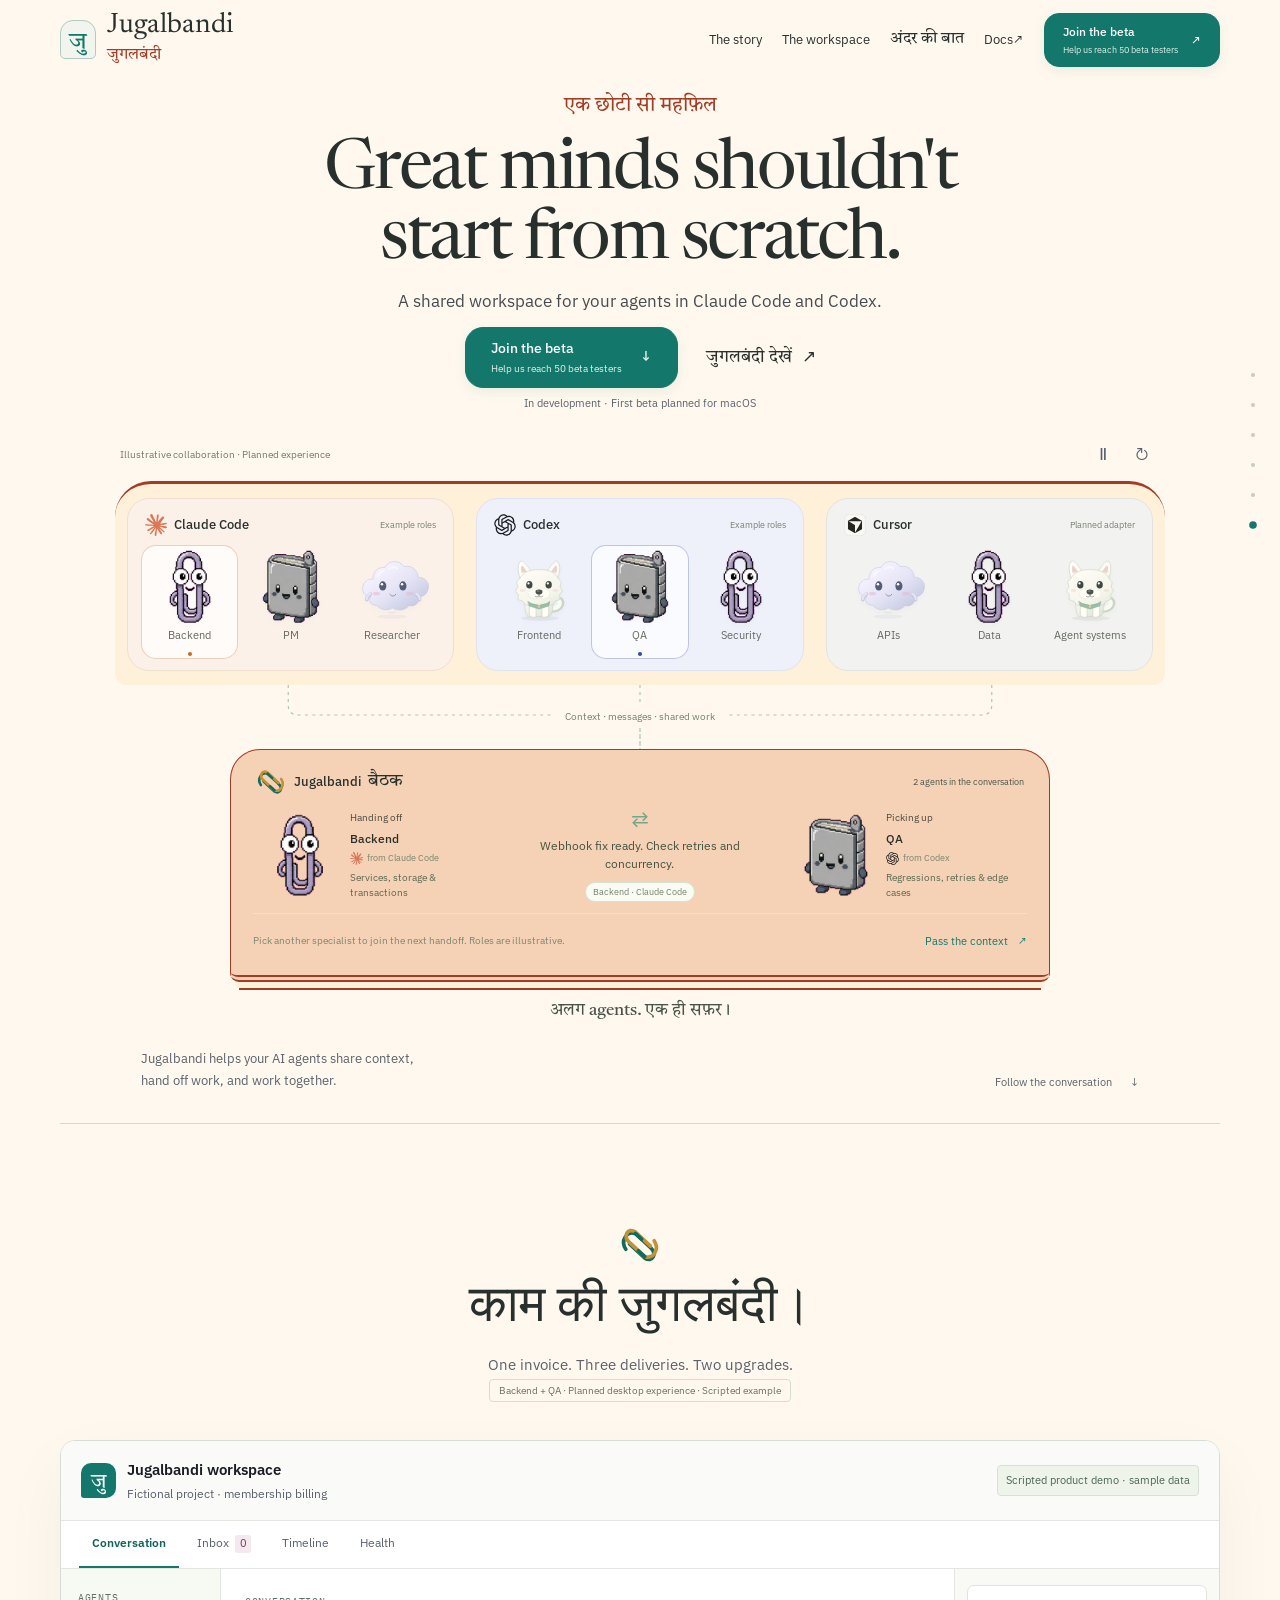
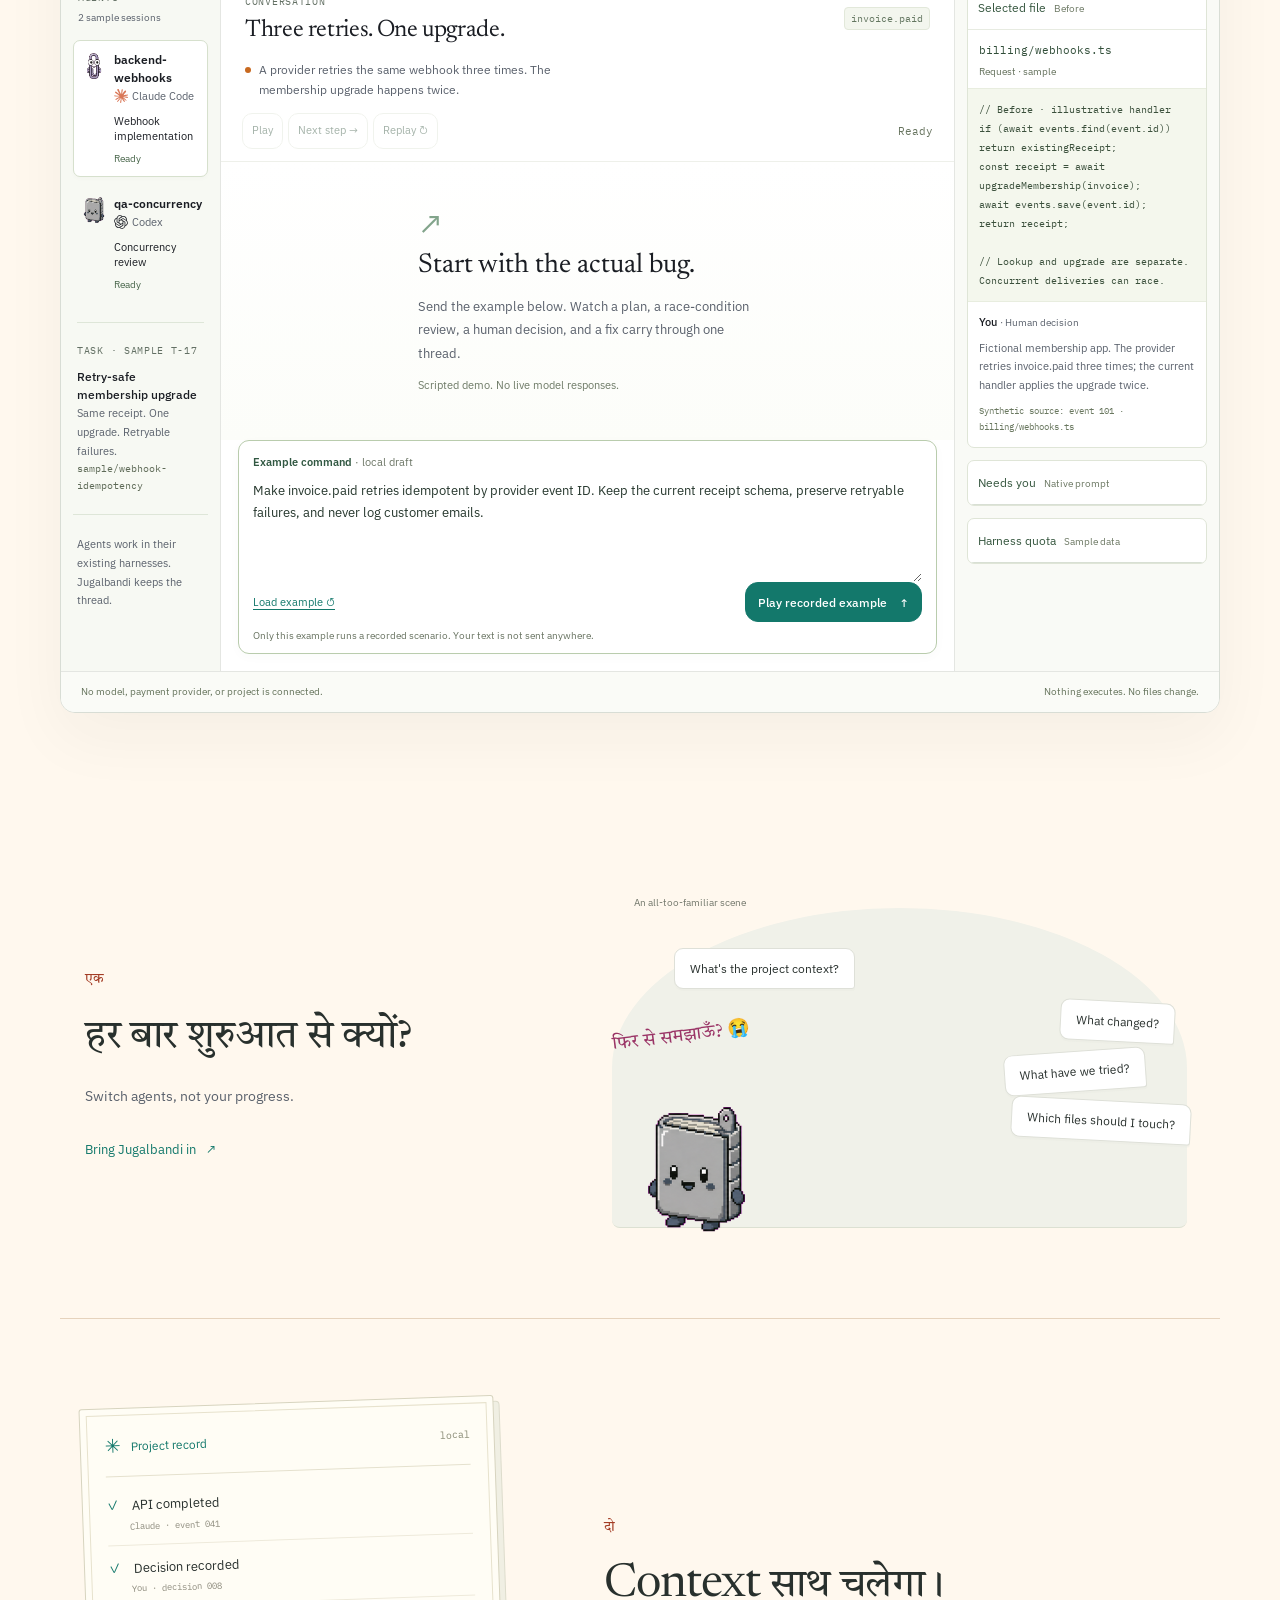
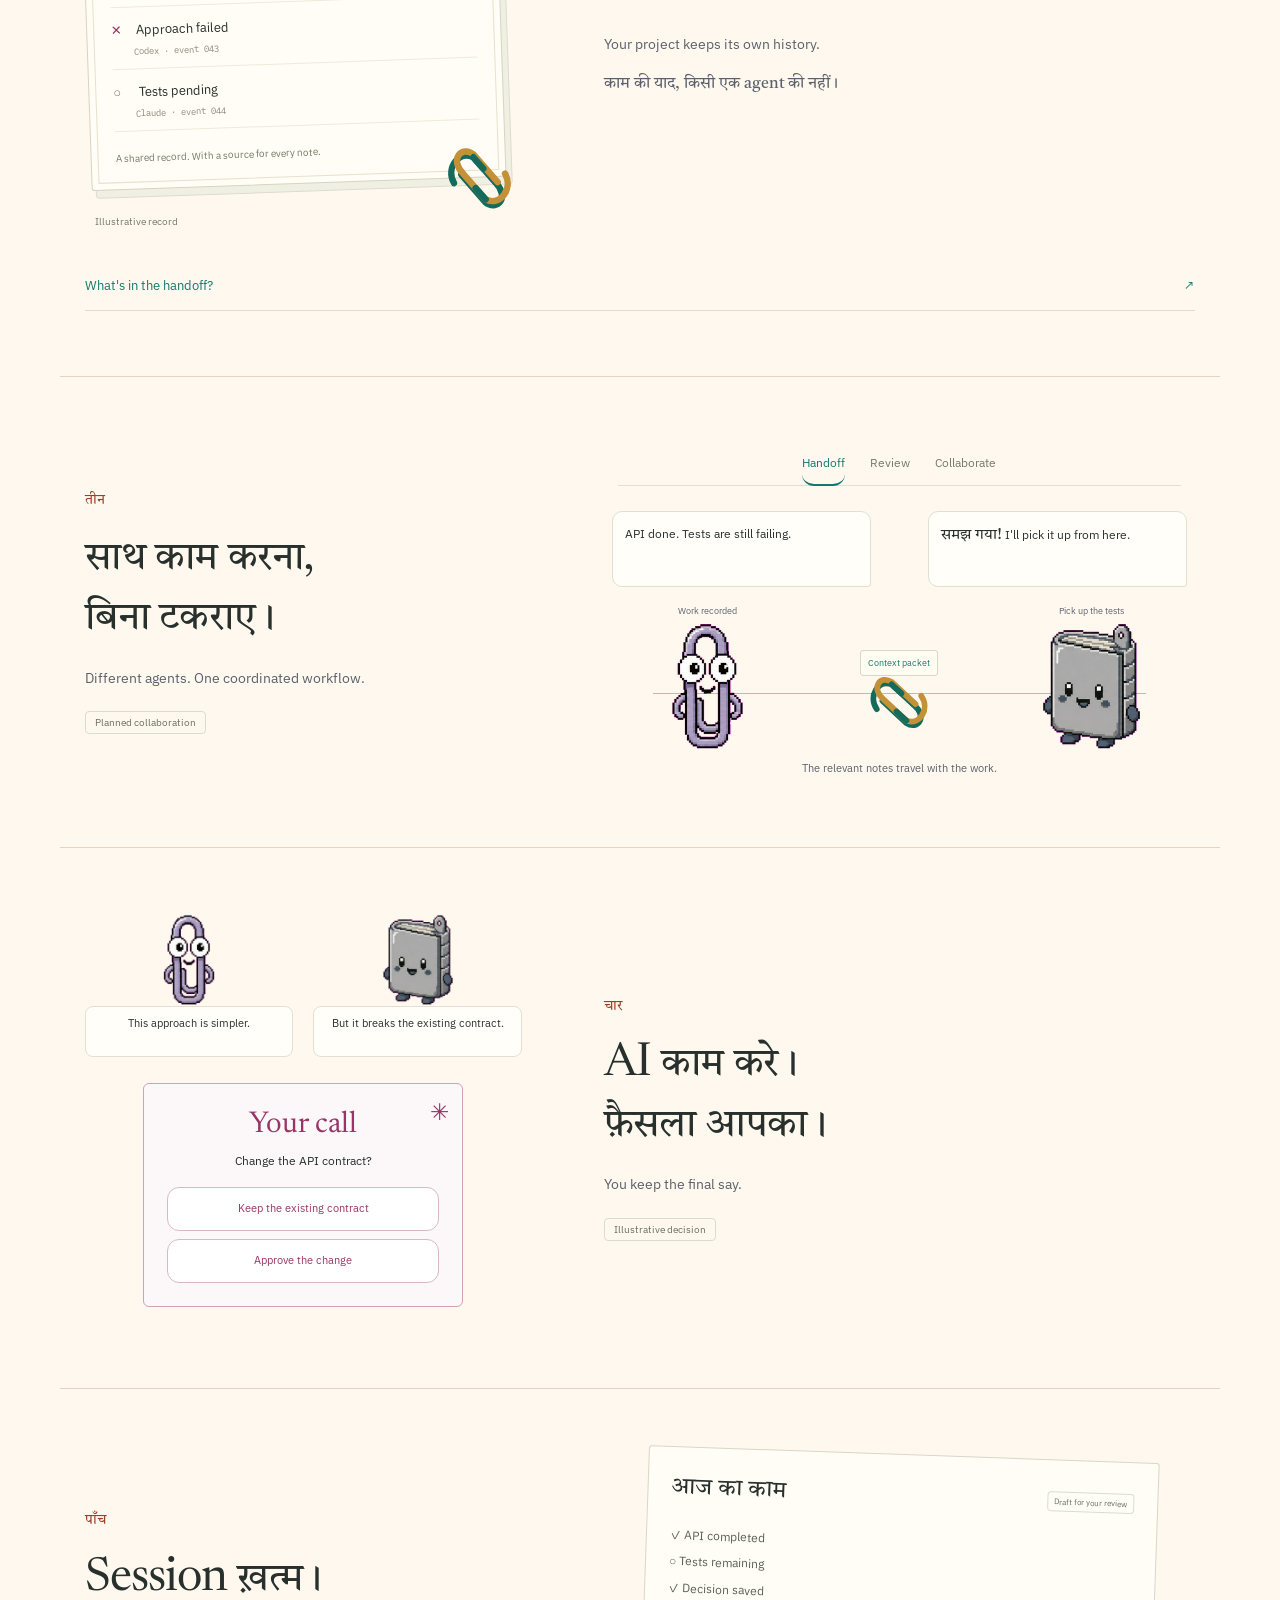
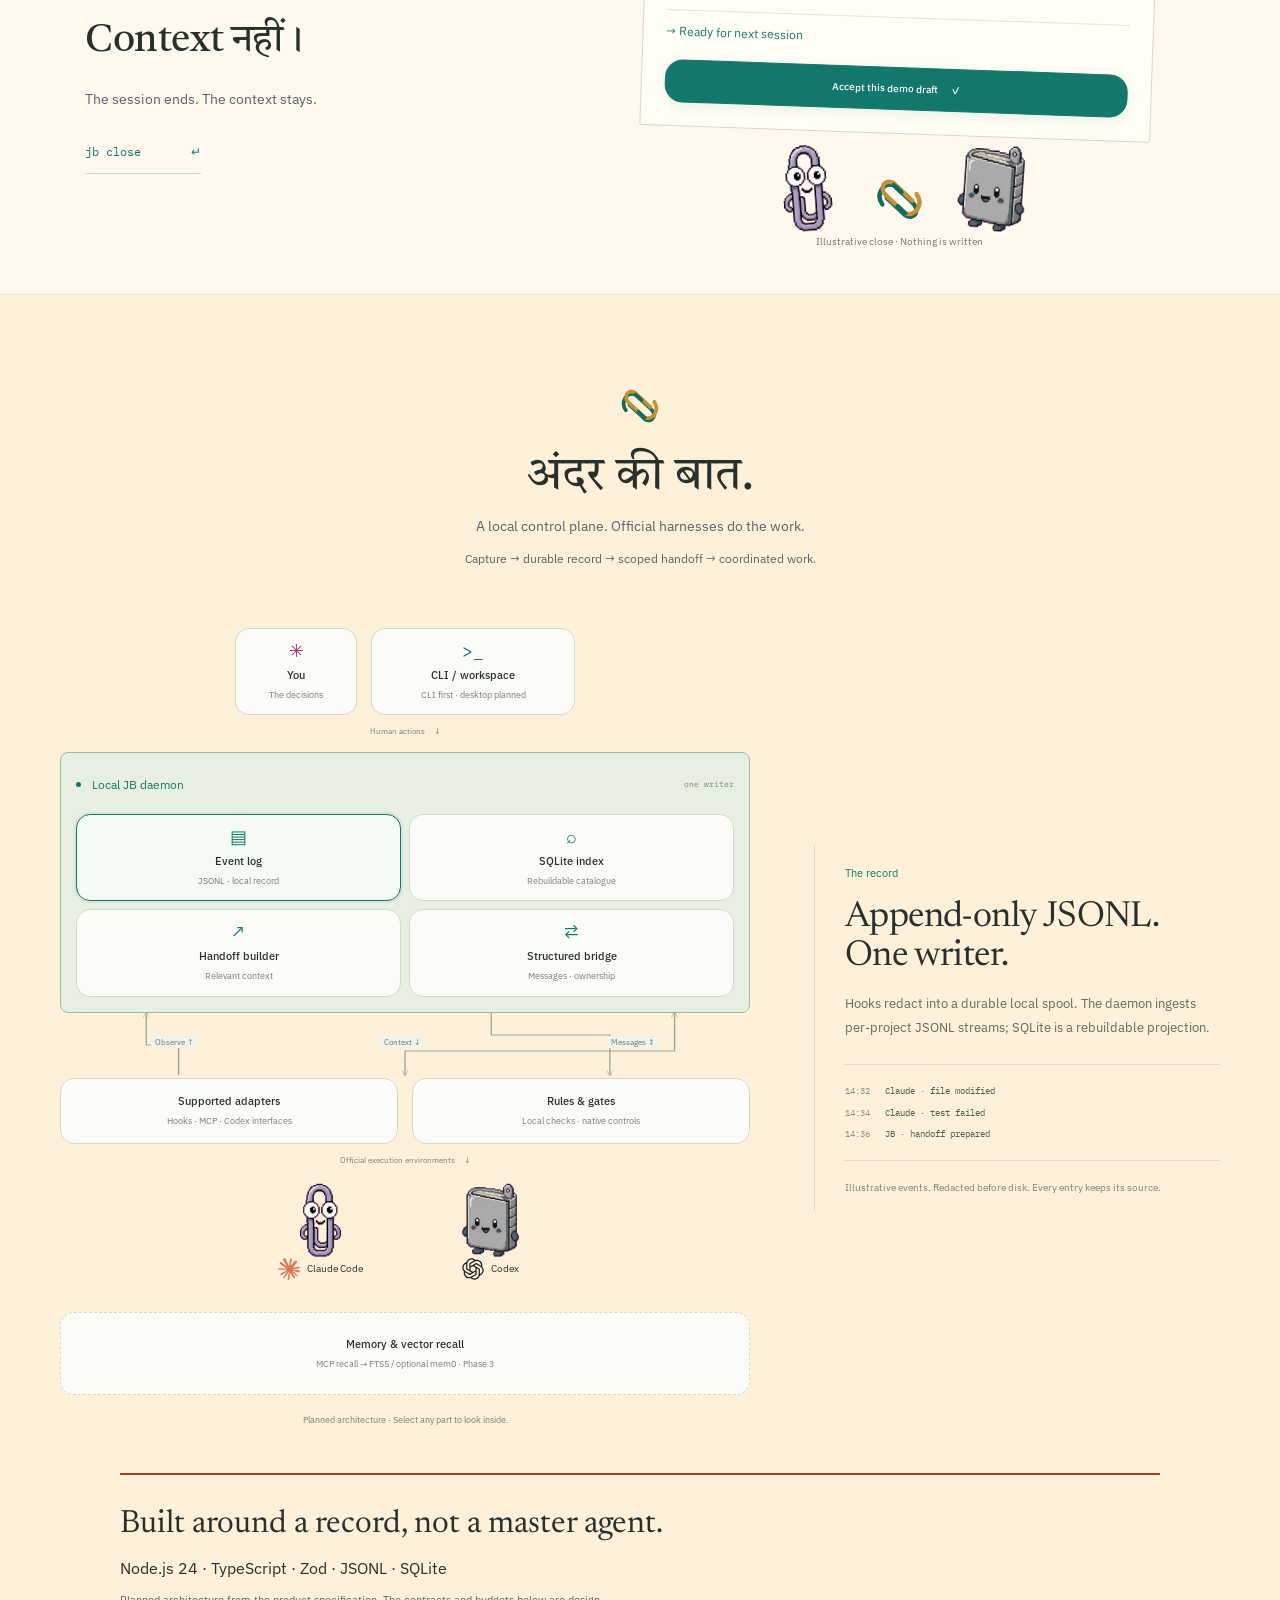
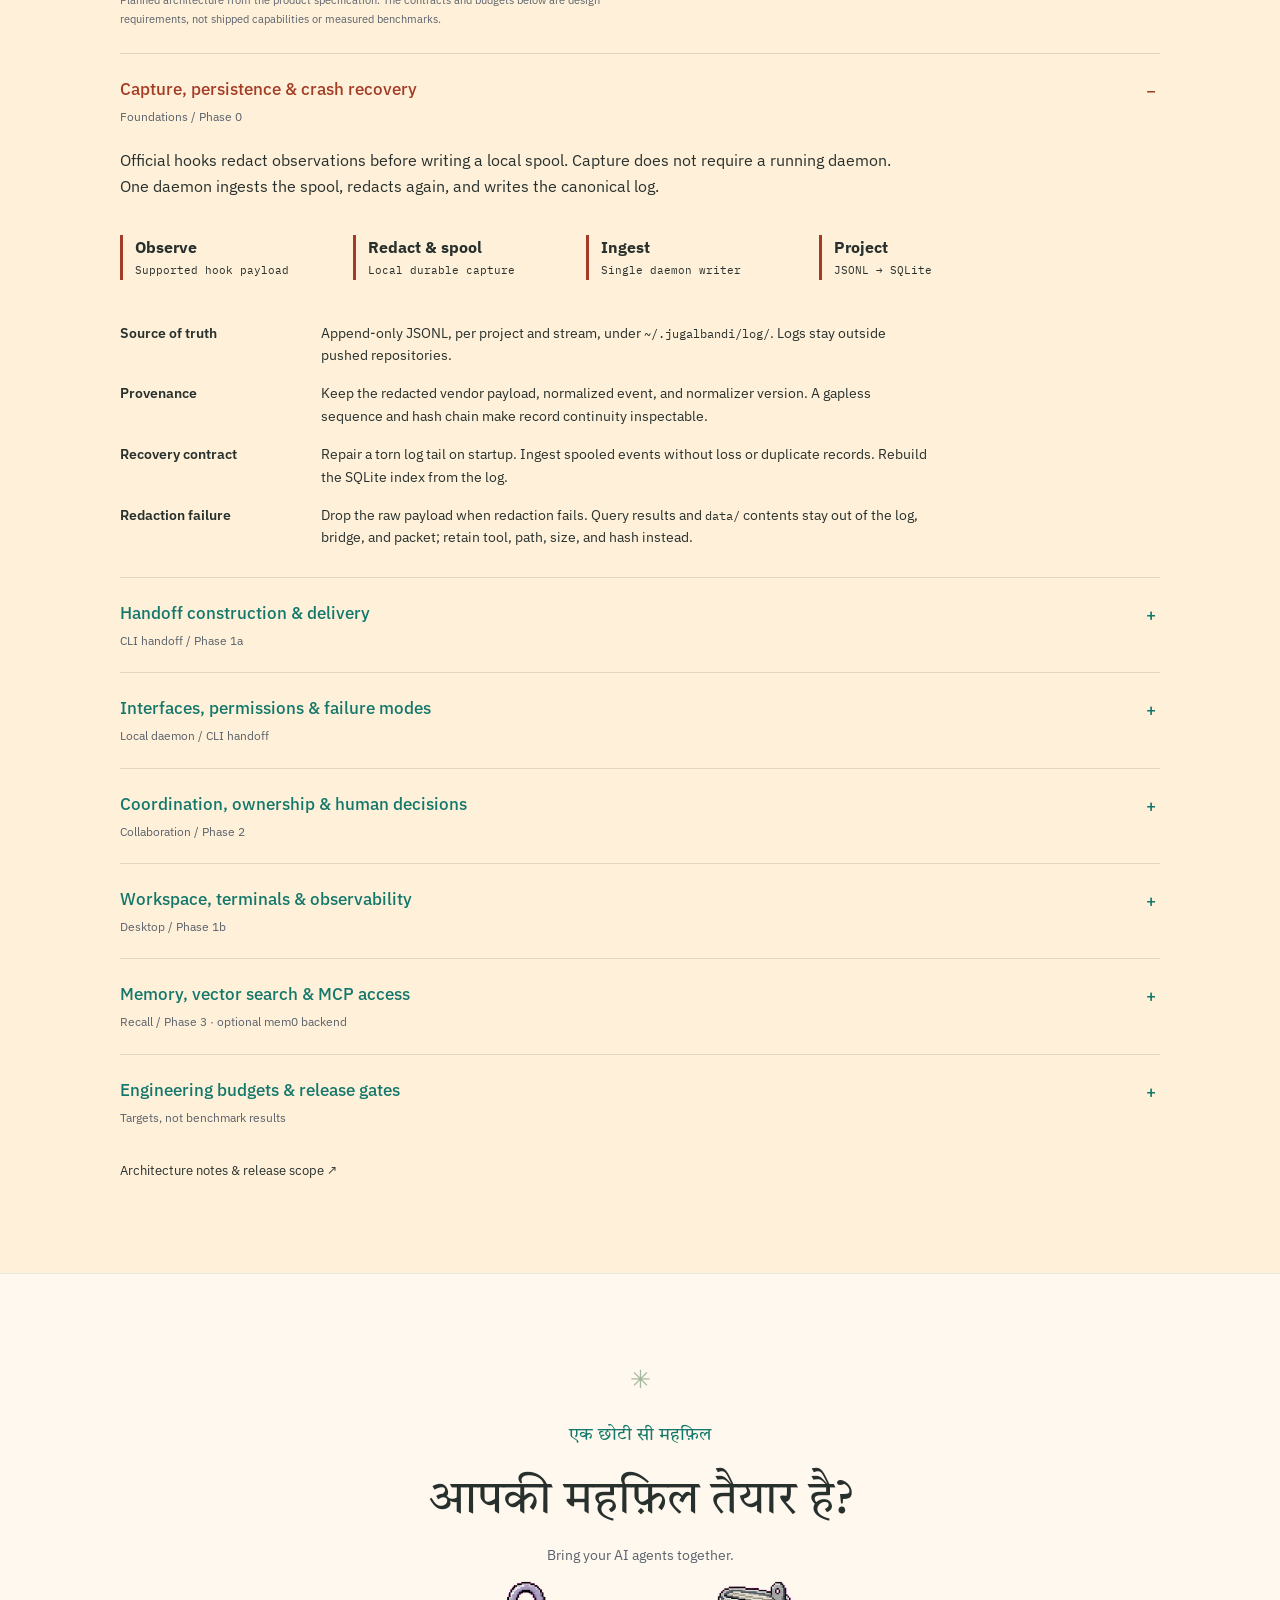
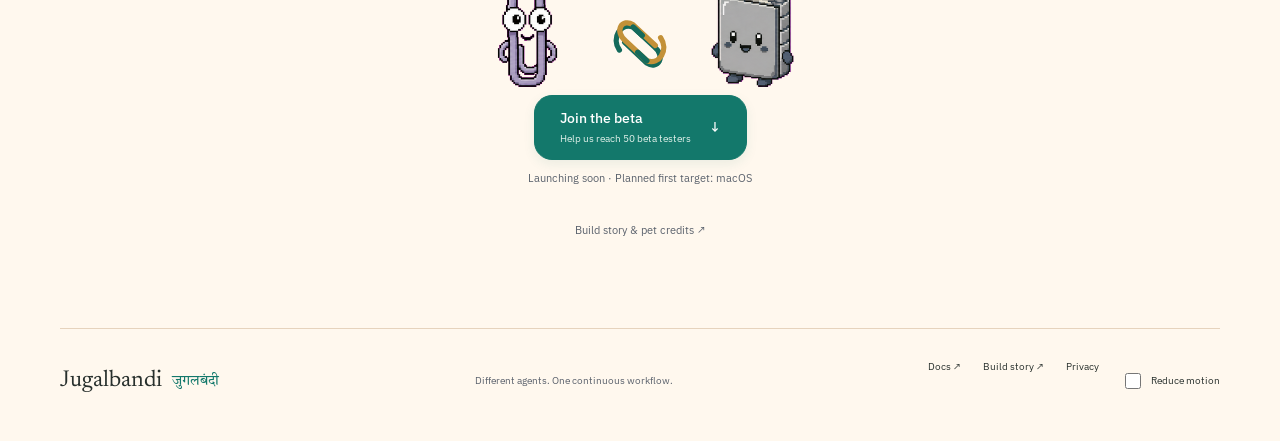
<file: index.html>
<!doctype html>
<html lang="en">
<head>
  <meta charset="utf-8">
  <meta name="viewport" content="width=device-width, initial-scale=1">
  <meta name="theme-color" content="#FBFBF9">
  <meta name="description" content="Different agents. One continuous workflow. Meet Jugalbandi, a local bridge for Claude Code and Codex, told through a little illustrated महफ़िल.">
  <title>Jugalbandi · A little महफ़िल for your AI agents</title>
  <link rel="icon" href="./assets/favicon.svg" type="image/svg+xml">
  <link rel="preconnect" href="https://fonts.googleapis.com">
  <link rel="preconnect" href="https://fonts.gstatic.com" crossorigin>
  <link href="https://fonts.googleapis.com/css2?family=Newsreader:opsz,wght@6..72,400;6..72,500&family=IBM+Plex+Sans:wght@400;500;600&family=IBM+Plex+Mono:wght@400&family=Tiro+Devanagari+Hindi&display=swap" rel="stylesheet">
  <link rel="stylesheet" href="./styles.css?v=a76b7d53e5628a43">
  <link rel="stylesheet" href="./workspace.css?v=a76b7d53e5628a43">
  <script type="module" src="./app.js?v=a76b7d53e5628a43"></script>
<meta name="jugalbandi-build" content="a76b7d53e5628a43"></head>
<body>
  <a class="skip-link" href="#main">Skip to the story</a>
  <header class="site-header wrap">
    <a class="wordmark" href="./" aria-label="Jugalbandi home"><span class="brand-icon" aria-hidden="true">जु</span><span>Jugalbandi<span class="wordmark-deva" lang="hi">जुगलबंदी</span></span></a>
    <nav aria-label="Main navigation"><a href="#story">The story</a><a href="#workspace-preview">The workspace</a><a href="#technology"><span lang="hi">अंदर की बात</span></a><a href="./docs/">Docs <span aria-hidden="true">↗</span></a></nav>
    <button class="button button-small" aria-label="Join the beta" aria-describedby="beta-trust-1" data-beta><span class="beta-button-copy"><span>Join the beta</span><small class="beta-trust" id="beta-trust-1">Help us reach 50 beta testers</small></span><span class="beta-button-arrow" aria-hidden="true">↗</span></button>
  </header>

  <main id="main">
    <section class="hero wrap" id="home" aria-labelledby="hero-heading">
      <p class="intro"><span lang="hi">एक छोटी सी महफ़िल</span></p>
      <h1 id="hero-heading">Great minds shouldn't<br>start from scratch.</h1>
      <p class="hero-support">A shared workspace for your agents in Claude Code and Codex.</p>
      <div class="hero-actions"><button class="button" aria-label="Join the beta" aria-describedby="beta-trust-2" data-beta><span class="beta-button-copy"><span>Join the beta</span><small class="beta-trust" id="beta-trust-2">Help us reach 50 beta testers</small></span><span class="beta-button-arrow" aria-hidden="true">↓</span></button><a class="text-link" href="#workspace-preview" lang="hi">जुगलबंदी देखें <span aria-hidden="true">↗</span></a></div>
      <p class="availability-note">In development · First beta planned for macOS</p>

      <div class="agent-theatre" data-scene="hero" data-step="0" aria-label="Illustrative agents collaborating across harnesses">
        <div class="theatre-toolbar"><span class="scene-label">Illustrative collaboration · Planned experience</span><div class="scene-controls"><button class="icon-button" id="hero-pause" aria-label="Pause handoff animation" aria-pressed="false">Ⅱ</button><button class="icon-button" id="hero-replay" aria-label="Replay handoff animation">↻</button></div></div>
        <div class="harness-groups">
<div class="harness-group harness-claude"><header><img class="harness-logo" src="./assets/claude-logo.svg" alt="" aria-hidden="true" width="22" height="22"><h3>Claude Code</h3><small>Example roles</small></header><div class="agent-pod"><button class="agent-choice is-active" data-agent="claude-backend" title="Services, storage &amp; transactions" aria-pressed="true" aria-label="Bring Backend from Claude Code into the shared workspace"><svg class="agent-avatar" viewBox="0 0 200 180" aria-hidden="true"><use href="./assets/characters.svg#agent-a"/></svg><span>Backend</span></button><button class="agent-choice" data-agent="claude-pm" title="Scope, priorities &amp; acceptance" aria-pressed="false" aria-label="Bring PM from Claude Code into the shared workspace"><svg class="agent-avatar" viewBox="0 0 200 180" aria-hidden="true"><use href="./assets/characters.svg#agent-b"/></svg><span>PM</span></button><button class="agent-choice" data-agent="claude-researcher" title="Evidence, options &amp; dependencies" aria-pressed="false" aria-label="Bring Researcher from Claude Code into the shared workspace"><svg class="agent-avatar" viewBox="0 0 200 180" aria-hidden="true"><use href="./assets/characters.svg#agent-d"/></svg><span>Researcher</span></button></div></div>
<div class="harness-group harness-codex"><header><img class="harness-logo" src="./assets/codex-logo.svg" alt="" aria-hidden="true" width="22" height="22"><h3>Codex</h3><small>Example roles</small></header><div class="agent-pod"><button class="agent-choice" data-agent="codex-frontend" title="UI, interactions &amp; accessibility" aria-pressed="false" aria-label="Bring Frontend from Codex into the shared workspace"><svg class="agent-avatar" viewBox="0 0 200 180" aria-hidden="true"><use href="./assets/characters.svg#agent-c"/></svg><span>Frontend</span></button><button class="agent-choice is-active" data-agent="codex-qa" title="Regressions, retries &amp; edge cases" aria-pressed="true" aria-label="Bring QA from Codex into the shared workspace"><svg class="agent-avatar" viewBox="0 0 200 180" aria-hidden="true"><use href="./assets/characters.svg#agent-b"/></svg><span>QA</span></button><button class="agent-choice" data-agent="codex-security" title="Permissions, secrets &amp; trust" aria-pressed="false" aria-label="Bring Security from Codex into the shared workspace"><svg class="agent-avatar" viewBox="0 0 200 180" aria-hidden="true"><use href="./assets/characters.svg#agent-a"/></svg><span>Security</span></button></div></div>
<div class="harness-group harness-cursor"><header><img class="harness-logo" src="./assets/cursor-logo.svg" alt="" aria-hidden="true" width="22" height="22"><h3>Cursor</h3><small>Planned adapter</small></header><div class="agent-pod"><button class="agent-choice" data-agent="cursor-api" title="Contracts, errors &amp; integrations" aria-pressed="false" aria-label="Bring APIs from Cursor into the shared workspace"><svg class="agent-avatar" viewBox="0 0 200 180" aria-hidden="true"><use href="./assets/characters.svg#agent-d"/></svg><span>APIs</span></button><button class="agent-choice" data-agent="cursor-data" title="Schemas, migrations &amp; quality" aria-pressed="false" aria-label="Bring Data from Cursor into the shared workspace"><svg class="agent-avatar" viewBox="0 0 200 180" aria-hidden="true"><use href="./assets/characters.svg#agent-a"/></svg><span>Data</span></button><button class="agent-choice" data-agent="cursor-agents" title="Tools, context &amp; handoffs" aria-pressed="false" aria-label="Bring Agent systems from Cursor into the shared workspace"><svg class="agent-avatar" viewBox="0 0 200 180" aria-hidden="true"><use href="./assets/characters.svg#agent-c"/></svg><span>Agent systems</span></button></div></div>
        </div>
        <div class="communication-lane" aria-hidden="true"><svg viewBox="0 0 1000 64" preserveAspectRatio="none"><path d="M165 0V20Q165 30 175 30H490Q500 30 500 42V64M500 0V64M835 0V20Q835 30 825 30H510Q500 30 500 42"/></svg><span class="relay-note">▤</span><span class="lane-label">Context · messages · shared work</span></div>
        <div class="shared-workspace"><div class="shared-workspace-heading"><img class="workspace-knot" src="./assets/jb-knot.svg" alt="" width="30" height="30"><h3>Jugalbandi <span lang="hi">बैठक</span></h3><small>2 agents in the conversation</small></div><div class="workspace-participants"><div class="workspace-agent" id="hero-agent-from"><svg viewBox="0 0 200 180" aria-hidden="true"><use href="./assets/characters.svg#agent-a"/></svg><div><div class="handoff-position">Handing off</div><strong>Backend</strong><span>from Claude Code</span><small class="agent-focus">Services, storage &amp; transactions</small></div></div><div class="shared-exchange"><span class="exchange-direction" aria-hidden="true">⇄</span><p id="hero-exchange-copy">API done. Tests are still failing.</p><span class="context-ready" id="hero-exchange-state">A note for the next agent</span></div><div class="workspace-agent" id="hero-agent-to"><svg viewBox="0 0 200 180" aria-hidden="true"><use href="./assets/characters.svg#agent-b"/></svg><div><div class="handoff-position">Picking up</div><strong>QA</strong><span>from Codex</span><small class="agent-focus">Regressions, retries &amp; edge cases</small></div></div></div><div class="workspace-demo-footer"><p>Pick another specialist to join the next handoff. Roles are illustrative.</p><button class="text-link" id="pass-context">Pass the context <span aria-hidden="true">↗</span></button></div></div>
        <p class="theatre-caption" lang="hi">अलग agents. एक ही सफ़र।</p><p class="sr-only" id="hero-pair-status" role="status"></p>
      </div>
      <div class="hero-foot"><p>Jugalbandi helps your AI agents share context,<br class="desktop-only"> hand off work, and work together.</p><a href="#story" class="scroll-cue">Follow the conversation <span aria-hidden="true">↓</span></a></div>
    </section>

    <section class="workspace-preview" id="workspace-preview" aria-labelledby="workspace-heading"><div class="wrap"><div class="section-heading"><img class="section-knot" src="./assets/jb-knot.svg" alt="" width="42" height="42"><h2 id="workspace-heading" lang="hi">काम की जुगलबंदी।</h2><p>One invoice. Three deliveries. Two upgrades.</p><span class="tag">Backend + QA · Planned desktop experience · Scripted example</span></div><div id="workspace-mount"></div></div></section>

    <nav class="story-progress" aria-label="Story progress"><a href="#problem" aria-label="Repeating context"><span></span></a><a href="#memory" aria-label="A shared record"><span></span></a><a href="#collaboration" aria-label="Working together"><span></span></a><a href="#control" aria-label="Your decision"><span></span></a><a href="#close" aria-label="Closing a session"><span></span></a><a href="#technology" aria-label="The technology"><span></span></a></nav>

    <div class="story wrap" id="story">
      <section class="act act-problem" id="problem" aria-labelledby="problem-heading">
        <div class="act-copy"><span class="act-marker" aria-hidden="true">एक</span><h2 id="problem-heading" lang="hi">हर बार शुरुआत से क्यों?</h2><p>Switch agents, not your progress.</p><button class="text-link" id="resolve-context">Bring Jugalbandi in <span aria-hidden="true">↗</span></button></div>
        <div class="vignette problem-vignette" id="problem-demo"><span class="scene-label">An all-too-familiar scene</span><div class="question question-main">What's the project context?</div><div class="question question-a">What changed?</div><div class="question question-b">What have we tried?</div><div class="question question-c">Which files should I touch?</div><div class="human-response" lang="hi">फिर से समझाऊँ? 😭</div><div class="small-cast"><svg class="mini-pet" viewBox="0 0 200 180" aria-hidden="true"><use href="./assets/characters.svg#codex"/></svg><svg class="bridge-entry" viewBox="0 0 200 180" aria-hidden="true"><image href="./assets/jb-knot.svg" x="40" y="30" width="120" height="120"/></svg></div><div class="resolved-packet" hidden><span aria-hidden="true">▤</span><strong>One useful handoff.</strong><span>Decisions. Dead ends. What's next.</span></div><p class="demo-result" id="context-result" role="status"></p></div>
      </section>

      <section class="act act-memory" id="memory" aria-labelledby="memory-heading">
        <div class="act-copy"><span class="act-marker" aria-hidden="true">दो</span><h2 id="memory-heading">Context <span lang="hi">साथ चलेगा।</span></h2><p>Your project keeps its own history.</p><p class="quiet-line" lang="hi">काम की याद, किसी एक agent की नहीं।</p></div>
        <div class="vignette memory-vignette"><div class="manuscript"><div class="manuscript-heading"><span class="manuscript-flower" aria-hidden="true">✳</span><span>Project record</span><span class="mono">local</span></div><ul class="record-lines"><li><span class="record-symbol">✓</span> API completed <small>Claude · event 041</small></li><li><span class="record-symbol">✓</span> Decision recorded <small>You · decision 008</small></li><li><span class="record-symbol fail">✕</span> Approach failed <small>Codex · event 043</small></li><li><span class="record-symbol pending">○</span> Tests pending <small>Claude · event 044</small></li></ul><div class="record-footer">A shared record. With a source for every note.</div></div><svg class="manuscript-pet" viewBox="0 0 200 180" aria-hidden="true"><image href="./assets/jb-knot.svg" x="40" y="30" width="120" height="120"/></svg><span class="scene-label sample-label">Illustrative record</span></div>
        <details class="handoff-details"><summary>What's in the handoff? <span aria-hidden="true">↗</span></summary><div class="handoff-content"><div><span class="tag">Illustrative excerpt</span><h3>Enough context to keep going.</h3><p>Selected records, project state, and source references. The original record stays with your project.</p></div><dl><dt>Task</dt><dd>Finish the API integration. <code>Claude · task 012</code></dd><dt>Dead end</dt><dd>Retrying the request didn't fix the contract mismatch. <code>event 043</code></dd><dt>Open work</dt><dd>Check the failing integration test. <code>event 044</code></dd><dt>Decision</dt><dd>Keep the existing response shape. <code>You · decision 008</code></dd><dt>Changed files</dt><dd><code>src/api.ts</code> · <code>Claude · event 041</code></dd><dt>Checks</dt><dd>Integration test still failing. <code>Codex · check 006</code></dd></dl><p class="fine-print">Captured through supported integrations and project records. Private vendor memory stays private. Search and recall are planned for a later phase.</p></div></details>
      </section>

      <section class="act act-collaboration" id="collaboration" aria-labelledby="collaboration-heading">
        <div class="act-copy"><span class="act-marker" aria-hidden="true">तीन</span><h2 id="collaboration-heading" lang="hi">साथ काम करना,<br>बिना टकराए।</h2><p>Different agents. One coordinated workflow.</p><span class="tag">Planned collaboration</span></div>
        <div class="vignette collaboration-vignette"><div class="demo-tabs" role="tablist" aria-label="Agent exchanges"><button role="tab" id="tab-handoff" aria-selected="true" aria-controls="exchange-panel" tabindex="0" data-exchange="handoff">Handoff</button><button role="tab" id="tab-review" aria-selected="false" aria-controls="exchange-panel" tabindex="-1" data-exchange="review">Review</button><button role="tab" id="tab-collaborate" aria-selected="false" aria-controls="exchange-panel" tabindex="-1" data-exchange="collaborate">Collaborate</button></div><div id="exchange-panel" role="tabpanel" aria-labelledby="tab-handoff" tabindex="0"><div class="exchange-bubbles"><p id="exchange-claude">API done. Tests are still failing.</p><p id="exchange-codex"><span lang="hi">समझ गया!</span> I'll pick it up from here.</p></div><div class="exchange-cast"><div><span class="task-badge" id="task-claude">Work recorded</span><svg viewBox="0 0 200 180" aria-hidden="true"><use href="./assets/characters.svg#claude"/></svg></div><div class="exchange-bridge"><span class="bridge-thread" aria-hidden="true"></span><span class="contract-note" id="exchange-contract">Context packet</span><svg viewBox="0 0 200 180" aria-hidden="true"><image href="./assets/jb-knot.svg" x="40" y="30" width="120" height="120"/></svg></div><div><span class="task-badge" id="task-codex">Pick up the tests</span><svg viewBox="0 0 200 180" aria-hidden="true"><use href="./assets/characters.svg#codex"/></svg></div></div><p class="exchange-caption" id="exchange-caption">The relevant notes travel with the work.</p></div></div>
      </section>

      <section class="act act-control" id="control" aria-labelledby="control-heading">
        <div class="act-copy"><span class="act-marker" aria-hidden="true">चार</span><h2 id="control-heading">AI <span lang="hi">काम करे।<br>फ़ैसला आपका।</span></h2><p>You keep the final say.</p><span class="tag">Illustrative decision</span></div>
        <div class="vignette decision-vignette"><div class="disagreement"><div><svg viewBox="0 0 200 180" aria-hidden="true"><use href="./assets/characters.svg#claude"/></svg><p>This approach is simpler.</p></div><div><svg viewBox="0 0 200 180" aria-hidden="true"><use href="./assets/characters.svg#codex"/></svg><p>But it breaks the existing contract.</p></div></div><div class="decision-card"><span class="decision-seal" aria-hidden="true">✳</span><h3>Your call</h3><p id="decision-question">Change the API contract?</p><div class="decision-options"><button data-decision="keep">Keep the existing contract</button><button data-decision="change">Approve the change</button></div><p id="decision-result" role="status"></p><button class="text-link" id="decision-reset" hidden>Try the other path ↻</button></div></div>
      </section>

      <section class="act act-close" id="close" aria-labelledby="close-heading">
        <div class="act-copy"><span class="act-marker" aria-hidden="true">पाँच</span><h2 id="close-heading">Session <span lang="hi">ख़त्म।<br>Context नहीं।</span></h2><p>The session ends. The context stays.</p><span class="command-label">jb close <span aria-hidden="true">↵</span></span></div>
        <div class="vignette close-vignette"><div class="close-record"><div class="close-record-heading"><h3 lang="hi">आज का काम</h3><span class="tag" id="close-state">Draft for your review</span></div><ul><li>✓ API completed</li><li>○ Tests remaining</li><li>✓ Decision saved</li><li class="next-session">→ Ready for next session</li></ul><button class="button button-small" id="accept-close">Accept this demo draft <span aria-hidden="true">✓</span></button><p role="status" id="close-result"></p><button class="text-link" id="close-reset" hidden>Replay the close ↻</button></div><div class="resting-cast"><svg viewBox="0 0 200 180" aria-hidden="true"><use href="./assets/characters.svg#claude"/></svg><svg viewBox="0 0 200 180" aria-hidden="true"><image href="./assets/jb-knot.svg" x="40" y="30" width="120" height="120"/></svg><svg viewBox="0 0 200 180" aria-hidden="true"><use href="./assets/characters.svg#codex"/></svg></div><span class="scene-label">Illustrative close · Nothing is written</span></div>
      </section>
    </div>



    <section class="technology" id="technology" aria-labelledby="tech-heading"><div class="wrap">
      <div class="section-heading"><img class="section-knot" src="./assets/jb-knot.svg" alt="" width="42" height="42"><h2 id="tech-heading" lang="hi">अंदर की बात.</h2><p>A local control plane. Official harnesses do the work.</p><p class="quiet-line">Capture → durable record → scoped handoff → coordinated work.</p></div>
      <div class="architecture"><div class="architecture-map" id="architecture-map" aria-label="Explore the planned Jugalbandi architecture">
        <div class="arch-row arch-surfaces"><button class="arch-node human-node" data-node="human" aria-pressed="false"><span aria-hidden="true">✳</span><strong>You</strong><small>The decisions</small></button><button class="arch-node" data-node="surfaces" aria-pressed="false"><span class="mono" aria-hidden="true">&gt;_</span><strong>CLI / workspace</strong><small>CLI first · desktop planned</small></button></div>
        <div class="flow-label">Human actions <span aria-hidden="true">↓</span></div>
        <div class="daemon-shell"><div class="daemon-title"><span class="status-dot" aria-hidden="true"></span><button class="plain-button" data-node="daemon" aria-pressed="false">Local JB daemon</button><span class="mono">one writer</span></div><div class="arch-row arch-core"><button class="arch-node is-selected" data-node="log" aria-pressed="true"><span aria-hidden="true">▤</span><strong>Event log</strong><small>JSONL · local record</small></button><button class="arch-node" data-node="index" aria-pressed="false"><span aria-hidden="true">⌕</span><strong>SQLite index</strong><small>Rebuildable catalogue</small></button><button class="arch-node" data-node="handoff" aria-pressed="false"><span aria-hidden="true">↗</span><strong>Handoff builder</strong><small>Relevant context</small></button><button class="arch-node" data-node="bridge" aria-pressed="false"><span aria-hidden="true">⇄</span><strong>Structured bridge</strong><small>Messages · ownership</small></button></div></div>
        <div class="connector-strip" aria-hidden="true"><svg viewBox="0 0 640 65" preserveAspectRatio="none"><defs><marker id="edge-arrow" viewBox="0 0 10 10" refX="8" refY="5" markerWidth="5" markerHeight="5" orient="auto-start-reverse"><path d="M0 0 10 5 0 10" fill="none" stroke="currentColor"/></marker></defs><path class="edge edge-observation" d="M110 62 V32 H80 V0" marker-end="url(#edge-arrow)"/><path class="edge edge-handoff" d="M400 0 V22 H510 V62" marker-end="url(#edge-arrow)"/><path class="edge edge-bridge" d="M570 0 V38 H320 V62" marker-start="url(#edge-arrow)" marker-end="url(#edge-arrow)"/></svg><span>Observe ↑</span><span>Context ↓</span><span>Messages ↕</span></div>
        <div class="arch-row arch-adapters"><button class="arch-node" data-node="adapters" aria-pressed="false"><strong>Supported adapters</strong><small>Hooks · MCP · Codex interfaces</small></button><button class="arch-node" data-node="rules" aria-pressed="false"><strong>Rules &amp; gates</strong><small>Local checks · native controls</small></button></div><div class="flow-label">Official execution environments <span aria-hidden="true">↓</span></div><div class="arch-row arch-harnesses"><button class="harness-node" data-node="harnesses" aria-pressed="false"><svg viewBox="0 0 200 180" aria-hidden="true"><use href="./assets/characters.svg#claude"/></svg><span class="harness-name"><img class="harness-logo" src="./assets/claude-logo.svg" alt="" aria-hidden="true" width="22" height="22">Claude Code</span></button><button class="harness-node" data-node="harnesses" aria-pressed="false"><svg viewBox="0 0 200 180" aria-hidden="true"><use href="./assets/characters.svg#codex"/></svg><span class="harness-name"><img class="harness-logo" src="./assets/codex-logo.svg" alt="" aria-hidden="true" width="22" height="22">Codex</span></button></div><div class="arch-row arch-recall"><button class="arch-node" data-node="recall" aria-pressed="false"><strong>Memory &amp; vector recall</strong><small>MCP recall → FTS5 / optional mem0 · Phase 3</small></button></div><p class="map-caption">Planned architecture · Select any part to look inside.</p>
      </div><aside class="architecture-detail" aria-live="polite" aria-atomic="true"><span class="detail-number" id="arch-detail-label">The record</span><h3 id="arch-detail-title">Append-only JSONL. One writer.</h3><p id="arch-detail-body">Hooks redact into a durable local spool. The daemon ingests per-project JSONL streams; SQLite is a rebuildable projection.</p><div class="event-sample" id="arch-detail-sample"><p>14:32 <span>Claude · file modified</span></p><p>14:34 <span>Claude · test failed</span></p><p>14:36 <span>JB · handoff prepared</span></p></div><p class="detail-footnote" id="arch-detail-note">Illustrative events. Redacted before disk. Every entry keeps its source.</p></aside></div>
      <div class="engineering-notes" aria-labelledby="engineering-heading">
        <div class="engineering-intro"><h3 id="engineering-heading">Built around a record, not a master agent.</h3><p>Node.js 24 · TypeScript · Zod · JSONL · SQLite</p><p class="fine-print">Planned architecture from the product specification. The contracts and budgets below are design requirements, not shipped capabilities or measured benchmarks.</p></div>
        <details class="engineering-topic" open><summary>Capture, persistence &amp; crash recovery <span>Foundations / Phase 0</span></summary><div class="engineering-body"><p>Official hooks redact observations before writing a local spool. Capture does not require a running daemon. One daemon ingests the spool, redacts again, and writes the canonical log.</p><ol class="technical-flow"><li><strong>Observe</strong><code>Supported hook payload</code></li><li><strong>Redact &amp; spool</strong><code>Local durable capture</code></li><li><strong>Ingest</strong><code>Single daemon writer</code></li><li><strong>Project</strong><code>JSONL → SQLite</code></li></ol><dl class="engineering-spec"><dt>Source of truth</dt><dd>Append-only JSONL, per project and stream, under <code>~/.jugalbandi/log/</code>. Logs stay outside pushed repositories.</dd><dt>Provenance</dt><dd>Keep the redacted vendor payload, normalized event, and normalizer version. A gapless sequence and hash chain make record continuity inspectable.</dd><dt>Recovery contract</dt><dd>Repair a torn log tail on startup. Ingest spooled events without loss or duplicate records. Rebuild the SQLite index from the log.</dd><dt>Redaction failure</dt><dd>Drop the raw payload when redaction fails. Query results and <code>data/</code> contents stay out of the log, bridge, and packet; retain tool, path, size, and hash instead.</dd></dl></div></details>
        <details class="engineering-topic"><summary>Handoff construction &amp; delivery <span>CLI handoff / Phase 1a</span></summary><div class="engineering-body"><p>A pure builder and two-phase cursor combine recorded events, project/git state, and the receiving session's cursor. Context belongs to the project; no prime agent owns all memory.</p><dl class="engineering-spec"><dt>New session</dt><dd>Use records since the last accepted close, or a seven-day fallback window.</dd><dt>Resumed session</dt><dd>Send only the delta since its cursor. Move the cursor only after a stop confirms the agent ran; a crash before confirmation resends the delta.</dd><dt>Packet contract</dt><dd>15 fixed sections, dead ends before changes, at most 9,000 characters including standing orders and gate warnings. Every item carries a source reference retrievable with <code>handoff_get</code>.</dd><dt>Delivery</dt><dd>Choose a supported delivery path proved by a capability probe on the installed harness version. If session-start delivery is missed, the first prompt carries the packet once.</dd><dt>Trust boundary</dt><dd>Sanitize, redact, label authors, and mark packet text as data. A refused task cannot be handed to another harness.</dd></dl><figure class="system-flow"><figcaption>Handoff is delivery plus acknowledgement</figcaption><ol><li><strong>Build</strong><span>Log window + git state + committed cursor</span></li><li><strong>Deliver &amp; stage</strong><span>Bounded packet via a probed harness interface</span></li><li><strong>Confirm &amp; commit</strong><span>Stop confirms the agent ran; advance the cursor</span></li></ol><p class="flow-exception">Crash before confirmation → resend the uncommitted delta on resume.</p></figure></div></details>
        <details class="engineering-topic"><summary>Interfaces, permissions &amp; failure modes <span>Local daemon / CLI handoff</span></summary><div class="engineering-body"><figure class="socket-diagram"><figcaption>Separate authority at the transport boundary</figcaption><div class="socket-lanes"><div><strong>Agent / supported hooks</strong><span>Stateless stdio MCP shim</span><code>agent.sock</code><small>Agent and observation operations</small></div><div class="human-lane"><strong>You / CLI / desktop</strong><span>Human-authenticated operations</span><code>human.sock</code><small>Accept decisions and control the work</small></div></div><div class="flow-daemon">One daemon · shared typed operation registry · surface-specific permissions</div><p class="flow-exception">Native harness permission prompts remain with the harness.</p></figure><dl class="engineering-spec"><dt>Typed operations</dt><dd>One Zod operation registry drives the CLI, socket operations, and MCP tools. The stateless stdio MCP shim forwards agent operations to the daemon.</dd><dt>Separate doors</dt><dd>Two Unix sockets: agent/hook and human. Socket permissions <code>0600</code> inside a <code>0700</code> directory. No TCP listener. Human-only operations never appear as MCP tools.</dd><dt>Initial MCP surface</dt><dd><code>handoff_get</code> retrieves referenced context. <code>dead_end</code> records a failed approach. A review-only profile adds <code>submit_review</code>. General collaboration tools arrive in Phase 2.</dd><dt>Native permissions</dt><dd>Official Claude Code and Codex retain execution, sandboxes, and permission prompts. Jugalbandi never types into a pane or answers those prompts.</dd><dt>Gates without daemon</dt><dd>Native controls, local hooks, and git guards evaluate locally. On gate error, deny calls matching a Tier 1 fallback pattern; pass other calls and log the error. Coverage depends on the mechanism.</dd><dt>Adapter drift</dt><dd>Pin and probe harness versions. A changed Codex app-server schema drops the adapter to pull-only. No vendor login token is reused.</dd><dt>Quota &amp; failures</dt><dd>Detect quota from supported harness interfaces and show source/freshness. Missing information stays “no quota data.” Only quota or tool errors may suggest a different harness, with human confirmation. Safety refusals, configuration blocks, and unclear failures lock the task against rerouting.</dd></dl></div></details>
        <details class="engineering-topic"><summary>Coordination, ownership &amp; human decisions <span>Collaboration / Phase 2</span></summary><div class="engineering-body"><p>The structured bridge connects addressed messages, exact replies to claims, reviews, tasks, leases, and versioned contracts. It records who said what and who owns the next action. Discussion uses bridge primitives rather than a rigid debate mode.</p><figure class="system-flow"><figcaption>One concrete coordination path · planned Phase 2</figcaption><ol><li><strong>Backend proposes</strong><span>A versioned API contract and a claim with evidence</span></li><li><strong>Frontend replies</strong><span>An exact reply to that claim; compatibility evidence</span></li><li><strong>Resolve the change</strong><span>Compatible acknowledgements, or escalate a breaking change to you</span></li></ol><p class="flow-exception">Budget and hop limits bound exchanges. Silence does not resolve a disagreement.</p></figure><dl class="engineering-spec"><dt>Task ownership</dt><dd>One lease holder with a fence. Laptop sleep does not expire ownership. Reclaim only after confirming the holder is dead and no action is in flight.</dd><dt>File ownership</dt><dd>Exclusive path-prefix leases. A git guard blocks an agent commit touching another holder's path using a sufficiently fresh local snapshot.</dd><dt>Contract changes</dt><dd>Compute the version bump. A breaking stable contract waits for affected subscribers' compatibility acknowledgements with evidence, or a human decision.</dd><dt>Human acceptance</dt><dd>Show options and evidence, then preview the exact decision record. Acceptance records the decision and returns it to the parties. Silence is never approval.</dd><dt>Cross-vendor review</dt><dd>Earlier Phase 1a review is read-only, pinned to a commit and diff hash, limited to one review depth, and cannot mark work verified.</dd></dl></div></details>
        <details class="engineering-topic"><summary>Workspace, terminals &amp; observability <span>Desktop / Phase 1b</span></summary><div class="engineering-body"><p>The workspace is a Tauri shell with a Node sidecar and a separate PTY host behind a <code>SessionHost</code> interface. Terminal sessions are designed to survive daemon and app restarts.</p><figure class="system-flow"><figcaption>Execution and observation have different jobs</figcaption><ol><li><strong>Official harness</strong><span>Runs inside a terminal owned by the PTY host</span></li><li><strong>PTY host</strong><span>Owns the session and local terminal recording</span></li><li><strong>Tauri workspace</strong><span>Renders the terminal with a synchronized event rail</span></li></ol><p class="flow-exception">App and daemon connect to the PTY host through a separate local <code>pty.sock</code>; it is not an agent authority surface.</p></figure><dl class="engineering-spec"><dt>Agent observability</dt><dd>See sessions, assigned tasks, who is waiting, and questions that need your decision.</dd><dt>Code observability</dt><dd>Follow structured file, tool, check, and review events beside terminal output. Select an event to jump to the related terminal position.</dd><dt>Recorded sessions</dt><dd>Search retained scrollback and scrub finished sessions. This is terminal playback, not hidden reasoning or a separate agent memory.</dd><dt>Data boundary</dt><dd>Structured events are redacted before disk. Raw terminal recordings are a separate local, display-only store with limited retention: seven days, or 24 hours for projects marked as containing personal data. They do not feed the log, bridge, or handoff packet.</dd><dt>Project documents</dt><dd>The daemon is the sole project-file writer. Drafted state and decisions are written only after your acceptance; project documents remain the authority for your accepted decisions.</dd></dl></div></details>
        <details class="engineering-topic"><summary>Memory, vector search &amp; MCP access <span>Recall / Phase 3 · optional mem0 backend</span></summary><div class="engineering-body"><p>Agents can search project memory through the read-only MCP <code>recall</code> tool. One <code>RecallBackend</code> interface supports SQLite FTS5 and optional self-hosted mem0 for vector-backed semantic retrieval.</p><figure class="system-flow"><figcaption>One agent-facing tool, two recall backends</figcaption><ol><li><strong>Agent asks</strong><span>Read-only MCP <code>recall</code> with project scope</span></li><li><strong>Jugalbandi routes</strong><span>Shared recall interface and backend health checks</span></li><li><strong>Search &amp; cite</strong><span>FTS5, or mem0 → local embeddings + vector store</span></li></ol><p class="flow-exception">If mem0 is unhealthy, FTS5 answers with a degraded-backend indication. Source references stay attached to results.</p></figure><dl class="engineering-spec"><dt>Default &amp; fallback</dt><dd>SQLite FTS5 stays current even when mem0 is selected. The source log remains authoritative; vector memory does not replace it.</dd><dt>Vector layer</dt><dd>mem0 manages memory retrieval over its configured vector store. The referenced self-hosted design uses PostgreSQL with pgvector. This is accessed through Jugalbandi's recall interface, rather than unrestricted database access for agents.</dd><dt>Local setup</dt><dd>Optional mem0 must run on loopback with an approved local embedding provider. Hosted mem0 and external embedding providers are outside this design. Enable only after configuration and health checks pass.</dd><dt>Write semantics</dt><dd>Store verbatim with <code>infer=false</code>, retaining provenance and source references. Decisions are immutable. Recall documents never outlive their source records.</dd><dt>Operations</dt><dd>Planned CLI controls: <code>jb memory status</code>, <code>jb memory use fts5|mem0</code>, <code>jb memory doctor</code>, and <code>jb memory reindex</code>.</dd><dt>Release scope</dt><dd>The MCP recall and optional vector-memory integration are Phase 3 work. The initial handoff release uses the event log, packet builder, <code>handoff_get</code>, and <code>dead_end</code>.</dd></dl></div></details>
        <details class="engineering-topic"><summary>Engineering budgets &amp; release gates <span>Targets, not benchmark results</span></summary><div class="engineering-body"><div class="technical-table-wrap"><table class="technical-table"><caption>Selected performance requirements from the PRD</caption><thead><tr><th scope="col">Path</th><th scope="col">Design budget</th><th scope="col">Failure behaviour</th></tr></thead><tbody><tr><th scope="row">Observe hook</th><td>p95 ≤150 ms; maximum harness block 2 s</td><td>Spool locally, independent of daemon availability</td></tr><tr><th scope="row">Handoff builder</th><td>1.2 s soft deadline; session-start wait ≤1.5 s</td><td>Return an emergency packet at the deadline</td></tr><tr><th scope="row">MCP</th><td>Cold start ≤500 ms; warm tool call p95 ≤300 ms</td><td>Stable error code and a one-line recovery hint</td></tr></tbody></table></div><p><strong>Release sequence:</strong> capture and baseline → CLI handoff → validate handoff benefit → Tauri workspace → structured collaboration → later recall and routing.</p><p>The workspace follows the handoff kill gate: compare packet, baseline, and holdout results by switch direction. Insufficient samples remain inconclusive. The desktop shell is planned as Tauri with a Node sidecar. Later recall uses SQLite FTS by default, with optional self-hosted mem0 and local embeddings.</p></div></details>
        <a class="text-link" href="./docs/">Architecture notes &amp; release scope ↗</a>
      </div>
    </div></section>

    <section class="invitation wrap" id="download" aria-labelledby="download-heading"><div class="invitation-ornament" aria-hidden="true">✳</div><p class="intro" lang="hi">एक छोटी सी महफ़िल</p><h2 id="download-heading" lang="hi">आपकी महफ़िल तैयार है?</h2><p>Bring your AI agents together.</p><div class="invitation-cast" aria-hidden="true"><svg viewBox="0 0 200 180"><use href="./assets/characters.svg#claude"/></svg><svg viewBox="0 0 200 180"><image href="./assets/jb-knot.svg" x="40" y="30" width="120" height="120"/></svg><svg viewBox="0 0 200 180"><use href="./assets/characters.svg#codex"/></svg></div><button class="button" aria-label="Join the beta" aria-describedby="beta-trust-3" data-beta><span class="beta-button-copy"><span>Join the beta</span><small class="beta-trust" id="beta-trust-3">Help us reach 50 beta testers</small></span><span class="beta-button-arrow" aria-hidden="true">↓</span></button><p class="availability-note">Launching soon · Planned first target: macOS</p><a class="text-link build-story-link" href="./story/">Build story &amp; pet credits ↗</a></section>
  </main>

  <footer class="site-footer wrap"><a class="wordmark" href="./">Jugalbandi <span lang="hi">जुगलबंदी</span></a><p>Different agents. One continuous workflow.</p><div><a href="./docs/">Docs ↗</a><a href="./story/">Build story ↗</a><a href="./privacy/">Privacy</a><label class="motion-toggle"><input type="checkbox" id="reduce-motion"> Reduce motion</label></div></footer>

  <dialog class="availability-dialog" id="availability-dialog" aria-labelledby="availability-heading">
    <button class="dialog-close icon-button" aria-label="Close beta registration">×</button>
    <span class="dialog-flower" aria-hidden="true">✳</span>
    <h2 id="availability-heading" lang="hi">महफ़िल बस शुरू होने वाली है।</h2>
    <p id="platform-message">Jugalbandi is launching soon. Beta registration isn't open yet.</p>
    <div id="google-form-panel" hidden>
      <p class="google-form-intro">Join the beta for launch updates. Choose your desktop preference: macOS, Windows, or Linux. The first planned release targets macOS.</p>
      <p class="google-form-fallback"><a id="google-form-link" target="_blank" rel="noopener noreferrer">Open the signup form in a new tab ↗</a></p>
      <p class="fine-print" id="google-form-note">We use your email and desktop preference for beta access and launch updates. <a href="./privacy/">Privacy details</a></p>
      <div id="google-form-mount"></div>
      <p class="fine-print google-form-help">Having trouble? Open the signup form in a new tab using the link above.</p>
    </div>
    <div id="legacy-registration">
      <label for="platform">Your computer</label>
      <select id="platform"><option value="macos">macOS</option><option value="windows">Windows</option><option value="linux">Linux</option><option value="unknown" selected>Choose your setup</option></select>
      <form id="notify-form" novalidate><label for="email">Email address</label><div class="email-row"><input type="email" id="email" name="email" placeholder="your@email.com" autocomplete="email" required aria-describedby="signup-note signup-status"><button class="button" id="notify-submit" type="submit">Join the beta →</button></div><p class="fine-print" id="signup-note">Beta signup opens soon. This preview doesn't save or send email addresses.</p><p id="signup-status" role="status" aria-live="polite"></p></form>
    </div>
    <p class="dialog-docs"><a href="./docs/">Read the project notes ↗</a></p>
  </dialog>
  <noscript><div class="noscript-note">You're viewing the complete illustrated story without animation. Interactive demos need JavaScript. <a href="https://docs.google.com/forms/d/e/1FAIpQLSfE49_1jG5crUnXVcyXNYBhk6oekkpIVZ1KeOo15PF-2_OOhw/viewform">Join the beta on Google Forms</a> or <a href="./docs/">read the docs</a>.</div></noscript>
</body>
</html>
</file>
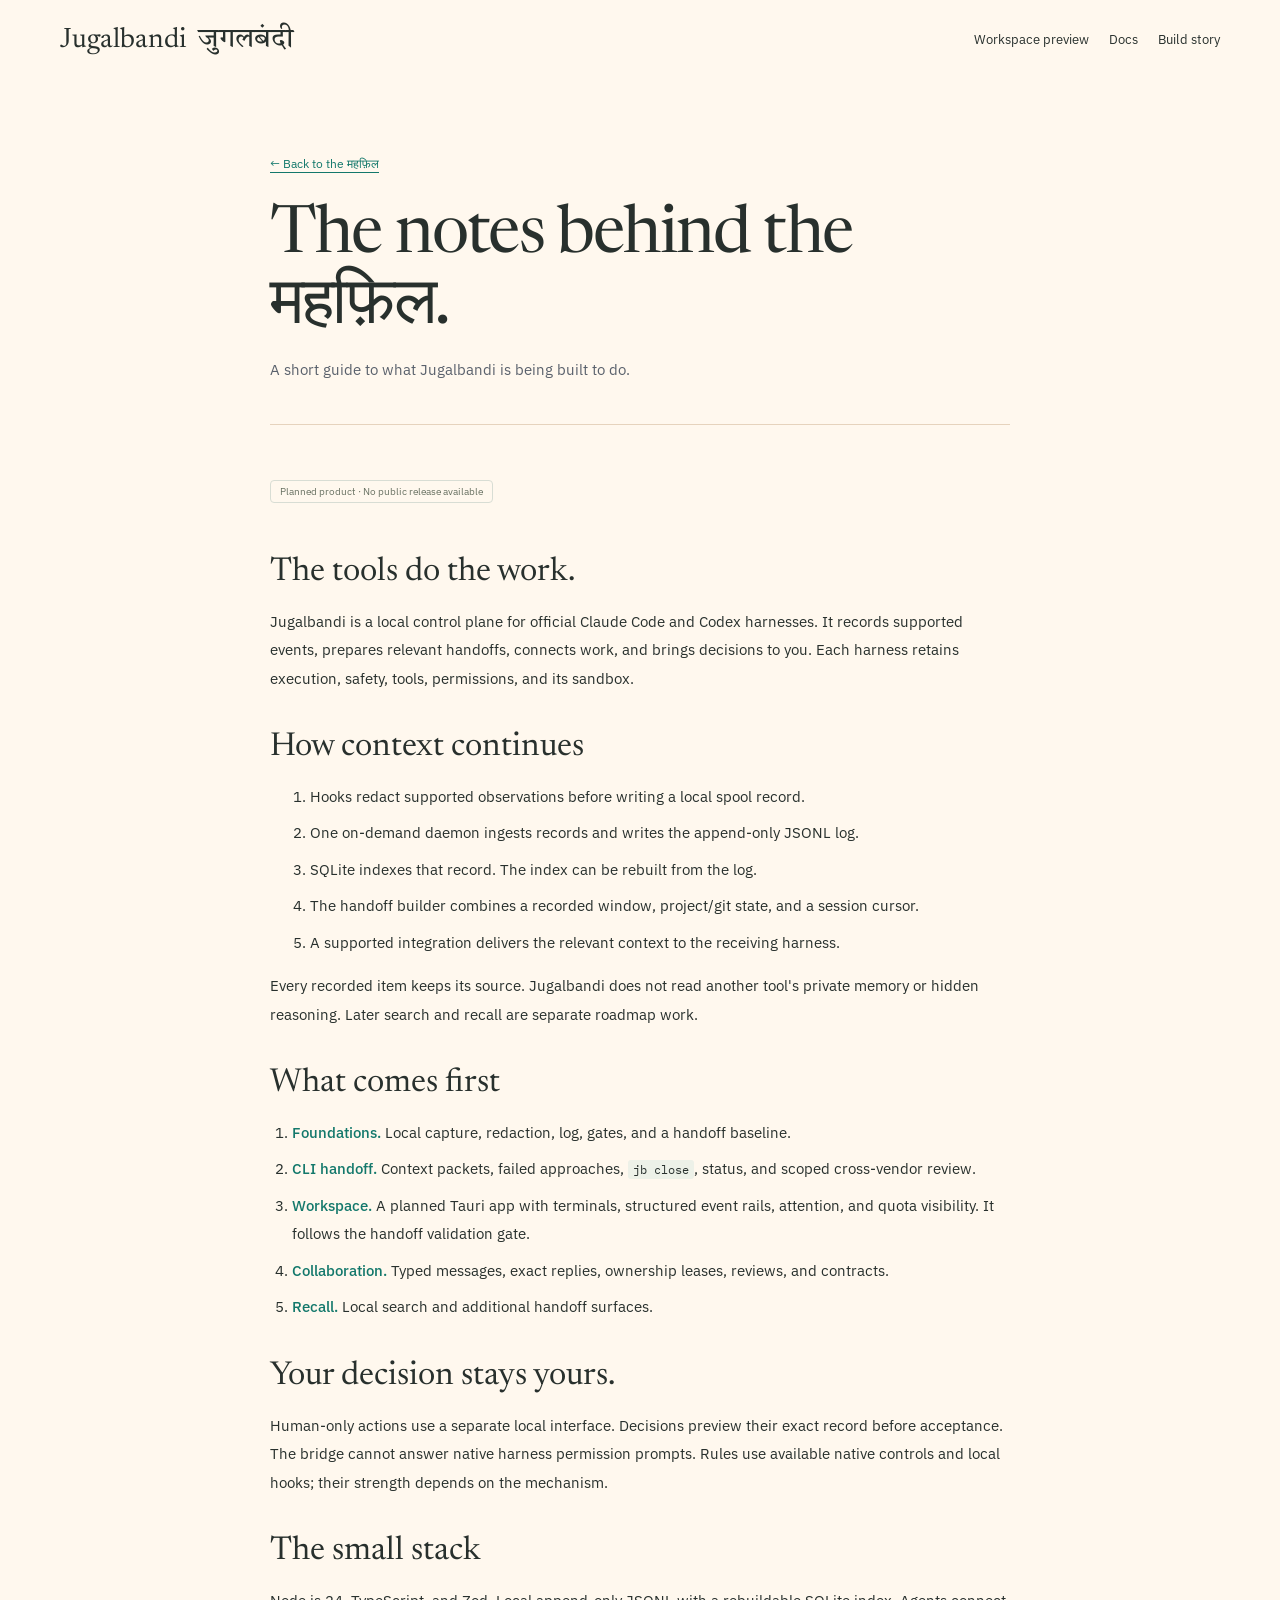
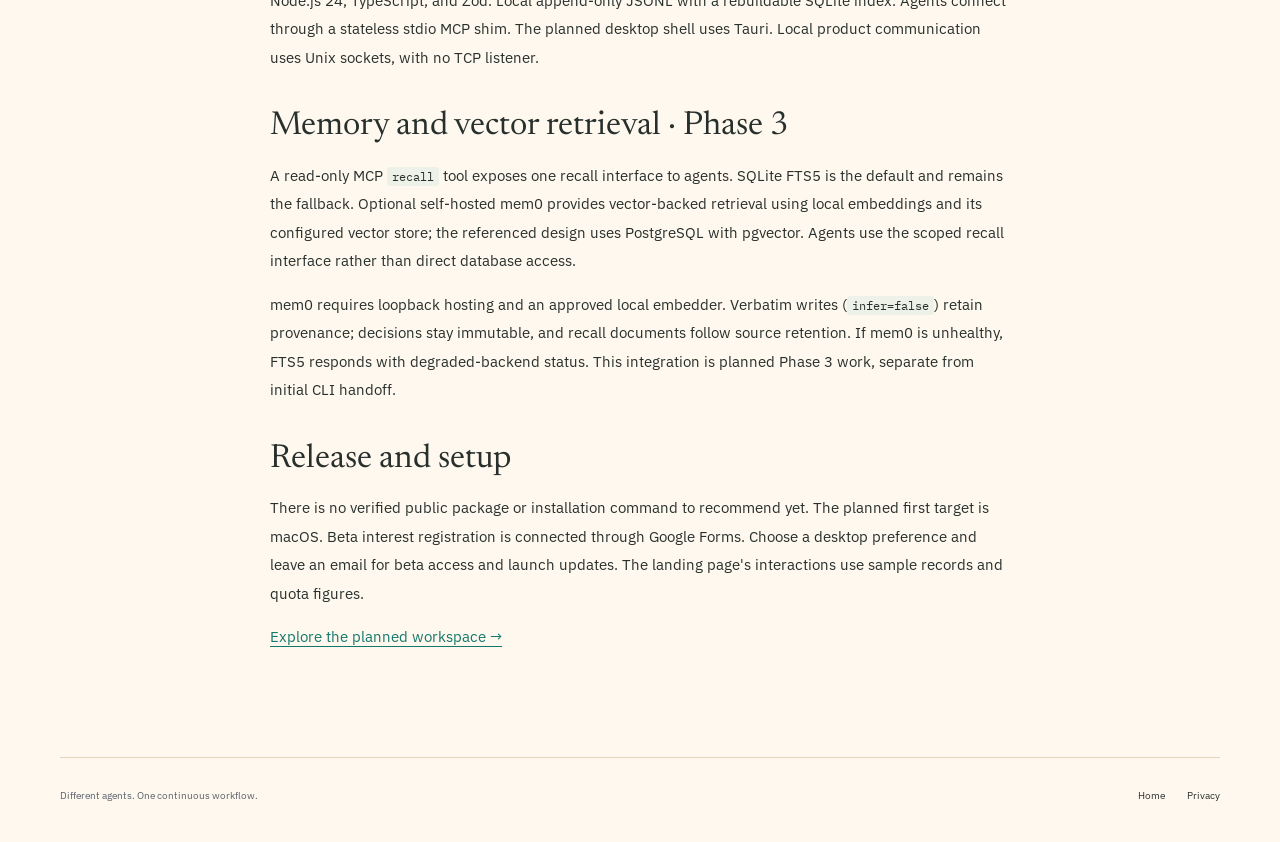
<file: docs/index.html>
<!doctype html><html lang="en"><head><meta charset="utf-8"><meta name="viewport" content="width=device-width,initial-scale=1"><meta name="theme-color" content="#FBFBF9"><title>Project notes · Jugalbandi</title><meta name="description" content="The planned Jugalbandi architecture, release scope, and product boundaries."><link rel="icon" href="../assets/favicon.svg"><link rel="preconnect" href="https://fonts.googleapis.com"><link rel="preconnect" href="https://fonts.gstatic.com" crossorigin><link href="https://fonts.googleapis.com/css2?family=Newsreader:opsz,wght@6..72,400;6..72,500&family=IBM+Plex+Sans:wght@400;500;600&family=IBM+Plex+Mono:wght@400&family=Tiro+Devanagari+Hindi&display=swap" rel="stylesheet"><link rel="stylesheet" href="../styles.css?v=a76b7d53e5628a43"><meta name="jugalbandi-build" content="a76b7d53e5628a43"></head><body><a class="skip-link" href="#main">Skip to content</a><header class="site-header wrap"><a class="wordmark" href="../">Jugalbandi <span lang="hi">जुगलबंदी</span></a><nav aria-label="Main navigation"><a href="../#workspace-preview">Workspace preview</a><a href="../docs/">Docs</a><a href="../story/">Build story</a></nav></header><main class="document-page wrap" id="main"><header class="document-header"><a class="back-link" href="../">← Back to the महफ़िल</a><h1>The notes behind the महफ़िल.</h1><p>A short guide to what Jugalbandi is being built to do.</p></header><article class="prose"><p class="tag">Planned product · No public release available</p><h2>The tools do the work.</h2><p>Jugalbandi is a local control plane for official Claude Code and Codex harnesses. It records supported events, prepares relevant handoffs, connects work, and brings decisions to you. Each harness retains execution, safety, tools, permissions, and its sandbox.</p><h2>How context continues</h2><ol><li>Hooks redact supported observations before writing a local spool record.</li><li>One on-demand daemon ingests records and writes the append-only JSONL log.</li><li>SQLite indexes that record. The index can be rebuilt from the log.</li><li>The handoff builder combines a recorded window, project/git state, and a session cursor.</li><li>A supported integration delivers the relevant context to the receiving harness.</li></ol><p>Every recorded item keeps its source. Jugalbandi does not read another tool's private memory or hidden reasoning. Later search and recall are separate roadmap work.</p><h2>What comes first</h2><ol class="phase-list"><li><strong>Foundations.</strong> Local capture, redaction, log, gates, and a handoff baseline.</li><li><strong>CLI handoff.</strong> Context packets, failed approaches, <code>jb close</code>, status, and scoped cross-vendor review.</li><li><strong>Workspace.</strong> A planned Tauri app with terminals, structured event rails, attention, and quota visibility. It follows the handoff validation gate.</li><li><strong>Collaboration.</strong> Typed messages, exact replies, ownership leases, reviews, and contracts.</li><li><strong>Recall.</strong> Local search and additional handoff surfaces.</li></ol><h2>Your decision stays yours.</h2><p>Human-only actions use a separate local interface. Decisions preview their exact record before acceptance. The bridge cannot answer native harness permission prompts. Rules use available native controls and local hooks; their strength depends on the mechanism.</p><h2>The small stack</h2><p>Node.js 24, TypeScript, and Zod. Local append-only JSONL with a rebuildable SQLite index. Agents connect through a stateless stdio MCP shim. The planned desktop shell uses Tauri. Local product communication uses Unix sockets, with no TCP listener.</p><h2>Memory and vector retrieval · Phase 3</h2><p>A read-only MCP <code>recall</code> tool exposes one recall interface to agents. SQLite FTS5 is the default and remains the fallback. Optional self-hosted mem0 provides vector-backed retrieval using local embeddings and its configured vector store; the referenced design uses PostgreSQL with pgvector. Agents use the scoped recall interface rather than direct database access.</p><p>mem0 requires loopback hosting and an approved local embedder. Verbatim writes (<code>infer=false</code>) retain provenance; decisions stay immutable, and recall documents follow source retention. If mem0 is unhealthy, FTS5 responds with degraded-backend status. This integration is planned Phase 3 work, separate from initial CLI handoff.</p><h2>Release and setup</h2><p>There is no verified public package or installation command to recommend yet. The planned first target is macOS. Beta interest registration is connected through Google Forms. Choose a desktop preference and leave an email for beta access and launch updates. The landing page's interactions use sample records and quota figures.</p><p><a href="../#workspace-preview">Explore the planned workspace →</a></p></article></main><footer class="site-footer wrap"><p>Different agents. One continuous workflow.</p><div><a href="../">Home</a><a href="../privacy/">Privacy</a></div></footer></body></html>
</file>
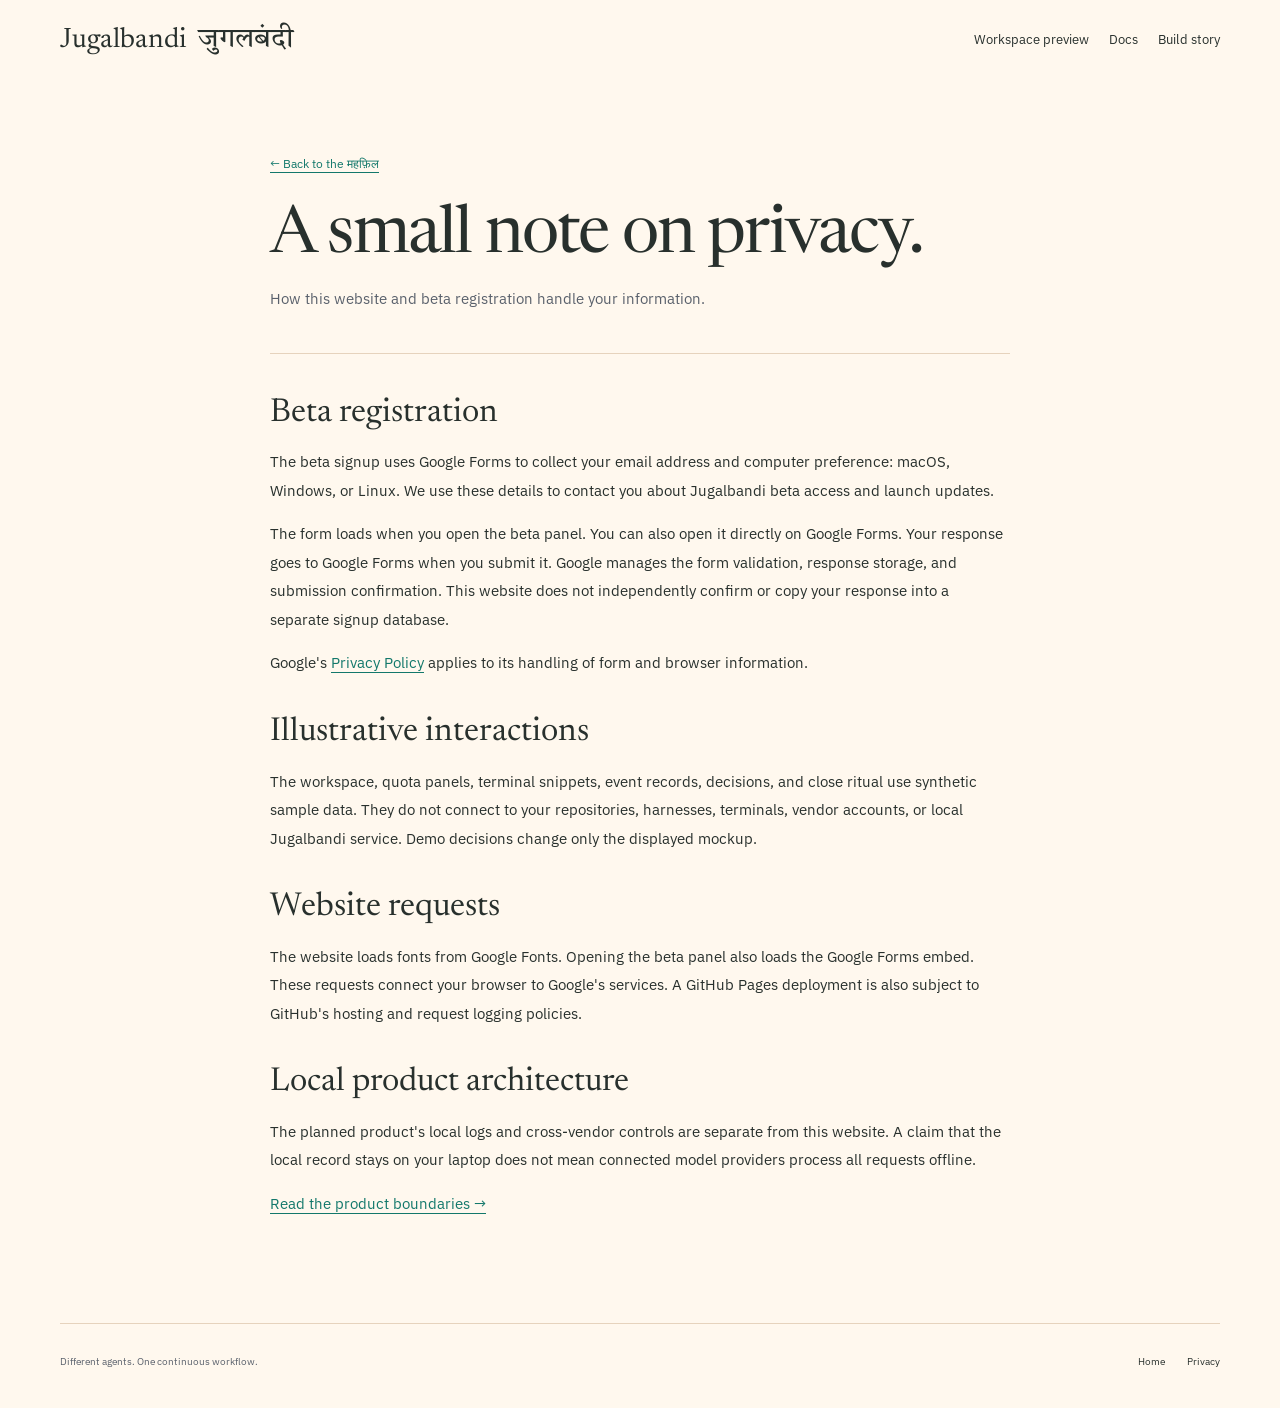
<file: privacy/index.html>
<!doctype html><html lang="en"><head><meta charset="utf-8"><meta name="viewport" content="width=device-width,initial-scale=1"><meta name="theme-color" content="#FBFBF9"><title>Privacy · Jugalbandi</title><meta name="description" content="How Jugalbandi beta registration uses email addresses and desktop preferences."><link rel="icon" href="../assets/favicon.svg"><link rel="preconnect" href="https://fonts.googleapis.com"><link rel="preconnect" href="https://fonts.gstatic.com" crossorigin><link href="https://fonts.googleapis.com/css2?family=Newsreader:opsz,wght@6..72,400;6..72,500&family=IBM+Plex+Sans:wght@400;500;600&family=IBM+Plex+Mono:wght@400&family=Tiro+Devanagari+Hindi&display=swap" rel="stylesheet"><link rel="stylesheet" href="../styles.css?v=a76b7d53e5628a43"><meta name="jugalbandi-build" content="a76b7d53e5628a43"></head><body><a class="skip-link" href="#main">Skip to content</a><header class="site-header wrap"><a class="wordmark" href="../">Jugalbandi <span lang="hi">जुगलबंदी</span></a><nav aria-label="Main navigation"><a href="../#workspace-preview">Workspace preview</a><a href="../docs/">Docs</a><a href="../story/">Build story</a></nav></header><main class="document-page wrap" id="main"><header class="document-header"><a class="back-link" href="../">← Back to the महफ़िल</a><h1>A small note on privacy.</h1><p>How this website and beta registration handle your information.</p></header><article class="prose"><h2>Beta registration</h2><p>The beta signup uses Google Forms to collect your email address and computer preference: macOS, Windows, or Linux. We use these details to contact you about Jugalbandi beta access and launch updates.</p><p>The form loads when you open the beta panel. You can also open it directly on Google Forms. Your response goes to Google Forms when you submit it. Google manages the form validation, response storage, and submission confirmation. This website does not independently confirm or copy your response into a separate signup database.</p><p>Google's <a href="https://policies.google.com/privacy" target="_blank" rel="noopener noreferrer">Privacy Policy</a> applies to its handling of form and browser information.</p><h2>Illustrative interactions</h2><p>The workspace, quota panels, terminal snippets, event records, decisions, and close ritual use synthetic sample data. They do not connect to your repositories, harnesses, terminals, vendor accounts, or local Jugalbandi service. Demo decisions change only the displayed mockup.</p><h2>Website requests</h2><p>The website loads fonts from Google Fonts. Opening the beta panel also loads the Google Forms embed. These requests connect your browser to Google's services. A GitHub Pages deployment is also subject to GitHub's hosting and request logging policies.</p><h2>Local product architecture</h2><p>The planned product's local logs and cross-vendor controls are separate from this website. A claim that the local record stays on your laptop does not mean connected model providers process all requests offline.</p><p><a href="../docs/">Read the product boundaries →</a></p></article></main><footer class="site-footer wrap"><p>Different agents. One continuous workflow.</p><div><a href="../">Home</a><a href="../privacy/">Privacy</a></div></footer></body></html>
</file>
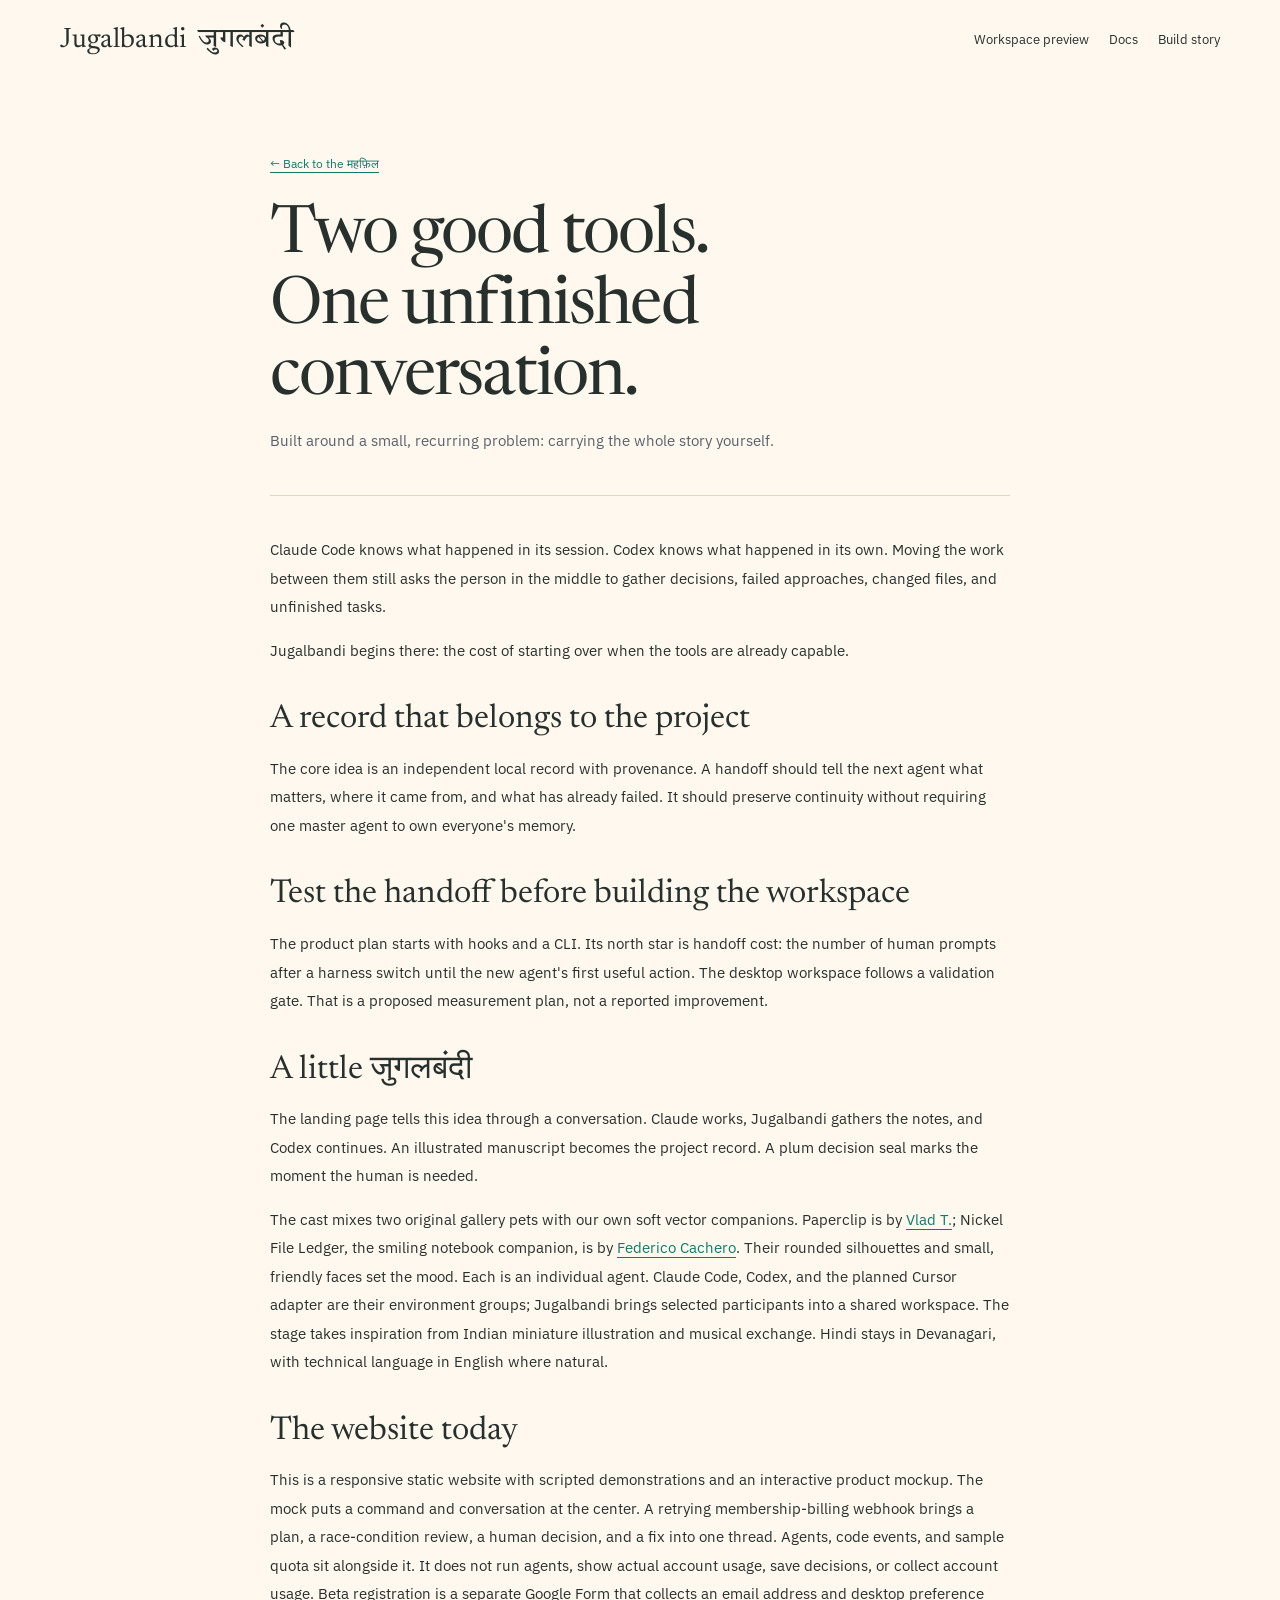
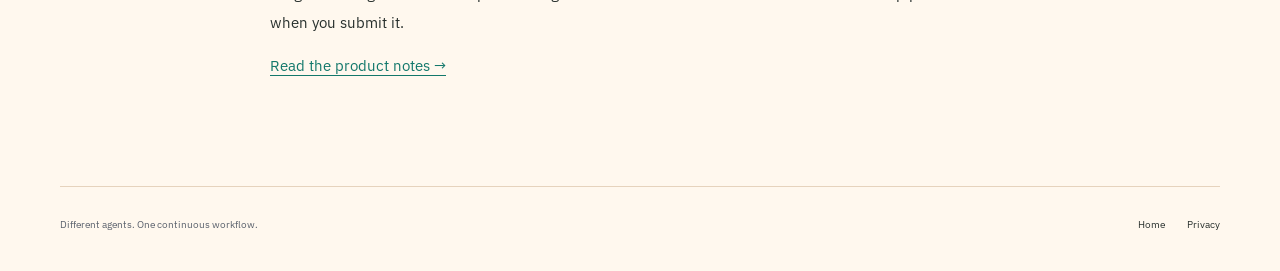
<file: story/index.html>
<!doctype html><html lang="en"><head><meta charset="utf-8"><meta name="viewport" content="width=device-width,initial-scale=1"><meta name="theme-color" content="#FBFBF9"><title>The build story · Jugalbandi</title><meta name="description" content="Why Jugalbandi starts with the cost of switching agents."><link rel="icon" href="../assets/favicon.svg"><link rel="preconnect" href="https://fonts.googleapis.com"><link rel="preconnect" href="https://fonts.gstatic.com" crossorigin><link href="https://fonts.googleapis.com/css2?family=Newsreader:opsz,wght@6..72,400;6..72,500&family=IBM+Plex+Sans:wght@400;500;600&family=IBM+Plex+Mono:wght@400&family=Tiro+Devanagari+Hindi&display=swap" rel="stylesheet"><link rel="stylesheet" href="../styles.css?v=a76b7d53e5628a43"><meta name="jugalbandi-build" content="a76b7d53e5628a43"></head><body><a class="skip-link" href="#main">Skip to content</a><header class="site-header wrap"><a class="wordmark" href="../">Jugalbandi <span lang="hi">जुगलबंदी</span></a><nav aria-label="Main navigation"><a href="../#workspace-preview">Workspace preview</a><a href="../docs/">Docs</a><a href="../story/">Build story</a></nav></header><main class="document-page wrap" id="main"><header class="document-header"><a class="back-link" href="../">← Back to the महफ़िल</a><h1>Two good tools.<br>One unfinished conversation.</h1><p>Built around a small, recurring problem: carrying the whole story yourself.</p></header><article class="prose"><p>Claude Code knows what happened in its session. Codex knows what happened in its own. Moving the work between them still asks the person in the middle to gather decisions, failed approaches, changed files, and unfinished tasks.</p><p>Jugalbandi begins there: the cost of starting over when the tools are already capable.</p><h2>A record that belongs to the project</h2><p>The core idea is an independent local record with provenance. A handoff should tell the next agent what matters, where it came from, and what has already failed. It should preserve continuity without requiring one master agent to own everyone's memory.</p><h2>Test the handoff before building the workspace</h2><p>The product plan starts with hooks and a CLI. Its north star is handoff cost: the number of human prompts after a harness switch until the new agent's first useful action. The desktop workspace follows a validation gate. That is a proposed measurement plan, not a reported improvement.</p><h2>A little जुगलबंदी</h2><p>The landing page tells this idea through a conversation. Claude works, Jugalbandi gathers the notes, and Codex continues. An illustrated manuscript becomes the project record. A plum decision seal marks the moment the human is needed.</p><p>The cast mixes two original gallery pets with our own soft vector companions. Paperclip is by <a href="https://petdex.dev/pets/paperclip">Vlad T.</a>; Nickel File Ledger, the smiling notebook companion, is by <a href="https://petdex.dev/pets/nickel-file-ledger">Federico Cachero</a>. Their rounded silhouettes and small, friendly faces set the mood. Each is an individual agent. Claude Code, Codex, and the planned Cursor adapter are their environment groups; Jugalbandi brings selected participants into a shared workspace. The stage takes inspiration from Indian miniature illustration and musical exchange. Hindi stays in Devanagari, with technical language in English where natural.</p><h2>The website today</h2><p>This is a responsive static website with scripted demonstrations and an interactive product mockup. The mock puts a command and conversation at the center. A retrying membership-billing webhook brings a plan, a race-condition review, a human decision, and a fix into one thread. Agents, code events, and sample quota sit alongside it. It does not run agents, show actual account usage, save decisions, or collect account usage. Beta registration is a separate Google Form that collects an email address and desktop preference when you submit it.</p><p><a href="../docs/">Read the product notes →</a></p></article></main><footer class="site-footer wrap"><p>Different agents. One continuous workflow.</p><div><a href="../">Home</a><a href="../privacy/">Privacy</a></div></footer></body></html>
</file>
<file: styles.css>
:root {
  color-scheme: light;
  --canvas: #fbfbf9;
  --sheet: #fff;
  --ink: #1a1d23;
  --muted: #5a616c;
  --rule: #e4e6e2;
  --saffron: #c8691f;
  --indigo: #3446a6;
  --teal: #13786b;
  --plum: #9a3466;
  --sans: "IBM Plex Sans", sans-serif;
  --serif: "Newsreader", Georgia, serif;
  --deva: "Tiro Devanagari Hindi", serif;
  --mono: "IBM Plex Mono", monospace;
}
* { box-sizing: border-box; }
html { scroll-behavior: smooth; scroll-padding-top: 40px; }
body { margin: 0; color: var(--ink); background: var(--canvas); font: 16px/1.6 var(--sans); -webkit-font-smoothing: antialiased; }
button, input, select { font: inherit; }
button, a, input, select, summary { -webkit-tap-highlight-color: transparent; }
button, summary { cursor: pointer; }
button, input, select { color: inherit; }
button { border: 0; }
button:disabled { cursor: not-allowed; opacity: .55; }
a { color: inherit; text-decoration-thickness: 1px; text-underline-offset: 4px; }
button, a { touch-action: manipulation; }
a:focus-visible, button:focus-visible, summary:focus-visible, input:focus-visible, select:focus-visible, [tabindex]:focus-visible { outline: 3px solid var(--indigo); outline-offset: 5px; }
[hidden] { display: none !important; }
svg, img { display: block; max-width: 100%; }
svg { overflow: visible; }
p, h1, h2, h3 { margin: 0; }
h1, h2, h3 { font-weight: 400; }
[lang="hi"] { font-family: var(--deva); }
.wrap { width: min(1160px, calc(100% - 96px)); margin-inline: auto; }
.mono, code { font: 12px/1.7 var(--mono); }
.skip-link { position: absolute; z-index: 100; left: 16px; top: 12px; padding: 12px 18px; background: var(--sheet); transform: translateY(-180%); }
.skip-link:focus { transform: none; }
.site-header { min-height: 108px; display: flex; align-items: center; justify-content: space-between; gap: 32px; }
.wordmark { display: inline-flex; align-items: center; gap: 11px; font: 28px/1 var(--serif); text-decoration: none; }
.brand-icon { display: grid; place-content: center; width: 36px; height: 39px; border: 1px solid #b3c9c1; border-radius: 13px 13px 5px 5px; color: var(--teal); font: 24px/1 var(--deva); padding-top: 7px; background: #f1f5ed; }
.wordmark-deva { display: block; font: 12px/1.65 var(--deva); color: var(--muted); margin-top: 3px; }
.site-header nav { display: flex; align-items: center; gap: 32px; margin-left: auto; }
.site-header nav a { text-decoration: none; font-size: 13px; min-height: 44px; display: flex; align-items: center; }
.site-header nav [lang="hi"] { font-size: 16px; }
.button { display: inline-flex; justify-content: center; align-items: center; gap: 18px; min-height: 52px; padding: 13px 25px; background: var(--teal); border: 1px solid var(--teal); color: white; border-radius: 6px; font-size: 14px; font-weight: 500; line-height: 1.4; text-decoration: none; transition: background .18s, transform .18s; }
.button:hover { background: #0b6156; }
.button:active { transform: translateY(1px); }
.button-small { min-height: 43px; padding: 10px 18px; font-size: 12px; gap: 13px; }
.text-link { display: inline-flex; align-items: center; gap: 10px; background: transparent; padding: 8px 0; min-height: 44px; font-size: 13px; text-decoration: none; }
.text-link:hover { text-decoration: underline; }
.text-link[lang="hi"] { font-size: 17px; }
.hero { padding-top: 38px; text-align: center; }
.intro { font-size: 13px; color: var(--muted); display: flex; align-items: center; justify-content: center; gap: 8px; }
.tiny-flower { color: var(--teal); font-size: 19px; }
h1 { margin: 22px auto 15px; font-family: var(--serif); font-size: clamp(64px, 7.35vw, 100px); line-height: .99; letter-spacing: -3.6px; }
.hero-support { font-size: 21px; line-height: 1.8; color: #474c50; }
.hero-actions { display: flex; justify-content: center; align-items: center; gap: 28px; margin-top: 22px; }
.availability-note { font-size: 11px; color: var(--muted); margin-top: 10px; }
.sr-only { position: absolute; width: 1px; height: 1px; padding: 0; margin: -1px; overflow: hidden; clip-path: inset(50%); white-space: nowrap; border: 0; }
.scene-controls { display: flex; align-items: center; gap: 3px; }
.scene-label { color: #73786c; font-size: 10px; line-height: 1.5; }
.icon-button { width: 36px; height: 36px; display: inline-grid; place-items: center; color: var(--muted); background: transparent; border: 1px solid transparent; border-radius: 50%; font-size: 17px; line-height: 1; }
.icon-button:hover { color: var(--ink); background: #fff8; border-color: #d7d8ca; }
.agent-theatre { width: min(100%, 1050px); margin: 24px auto 0; }
.theatre-toolbar { display: flex; justify-content: space-between; align-items: center; min-height: 36px; padding-inline: 5px; margin-bottom: 9px; }
.harness-groups { display: grid; grid-template-columns: repeat(3, minmax(0, 1fr)); gap: 22px; }
.harness-group { --harness-hue: var(--teal); --harness-tint: #f0f4ed; padding: 15px 13px 11px; background: var(--harness-tint); border: 1px solid #e2e8dd; border-radius: 22px; }
.harness-claude { --harness-hue: var(--saffron); --harness-tint: #fbf1e9; border-color: #efdfd0; }
.harness-codex { --harness-hue: var(--indigo); --harness-tint: #eef0fa; border-color: #dfe3f0; }
.harness-cursor { --harness-hue: #6b7685; --harness-tint: #f2f2f0; border-color: #e3e4df; }
.harness-group > header { display: flex; align-items: center; justify-content: start; gap: 7px; padding: 0 4px 9px; }
.harness-group h3 { font: 13px/1.4 var(--sans); font-weight: 500; }
.harness-group header > small { margin-left: auto; font-size: 9px; color: #778070; }
.harness-dot { width: 6px; height: 6px; border-radius: 50%; background: var(--harness-hue); }
.agent-pod { display: flex; justify-content: center; align-items: end; gap: 4px; }
.agent-choice { background: transparent; border: 1px solid transparent; border-radius: 15px; padding: 3px 4px 7px; display: flex; flex-direction: column; align-items: center; flex: 1; min-width: 0; position: relative; transition: background .2s, border-color .2s, transform .2s; }
.agent-avatar { width: 100%; max-width: 84px; aspect-ratio: 200 / 180; filter: drop-shadow(0 3px 2px #3d453606); }
.agent-choice > span { font-size: 10px; color: #63695f; line-height: 1.4; margin-top: -4px; }
.agent-choice:hover { background: #ffffff8c; transform: translateY(-2px); }
.agent-choice.is-active { background: #ffffffb3; border-color: color-mix(in srgb, var(--harness-hue) 30%, transparent); }
.agent-choice.is-active::after { content: ""; width: 4px; height: 4px; background: var(--harness-hue); border-radius: 50%; position: absolute; bottom: 2px; }
.communication-lane { position: relative; height: 64px; display: grid; place-items: center; }
.communication-lane > svg { position: absolute; inset: 0; width: 100%; height: 64px; }
.communication-lane path { fill: none; stroke: #b2c8b5; stroke-width: 1.2; stroke-dasharray: 3 4; }
.lane-label { z-index: 1; padding: 3px 11px; color: #73806b; background: var(--canvas); font-size: 10px; }
.relay-note { position: absolute; left: 16%; top: 0; width: 22px; height: 25px; display: grid; place-items: center; background: #fffaf0; color: var(--teal); border: 1px solid #c9d2b9; border-radius: 5px; opacity: 0; transition: left .9s, top .9s, opacity .3s; font-size: 16px; }
.agent-theatre[data-step="1"] .relay-note { opacity: 1; left: 31%; top: 18px; }
.agent-theatre[data-step="2"] .relay-note { opacity: 1; left: 49%; top: 39px; }
.agent-theatre[data-step="3"] .relay-note { opacity: 0; left: 49%; top: 52px; }
.shared-workspace { width: min(820px, 91%); margin-inline: auto; background: #f2f7ee; border: 1px solid #c9dac7; border-radius: 25px; padding: 17px 22px 12px; }
.shared-workspace-heading { display: flex; align-items: center; gap: 8px; padding: 0 3px 8px; text-align: left; }
.workspace-knot { font-size: 22px; line-height: 1; color: var(--teal); }
.shared-workspace-heading h3 { font-size: 13px; font-weight: 500; color: #2f5c4c; }
.shared-workspace-heading small { margin-left: auto; font-size: 9px; color: #778970; }
.workspace-participants { display: grid; grid-template-columns: 1fr 1.1fr 1fr; align-items: center; gap: 18px; }
.workspace-agent { display: flex; align-items: center; min-width: 0; text-align: left; gap: 3px; }
.workspace-agent > svg { width: 94px; flex: 0 0 94px; }
.workspace-agent > div { min-width: 0; }
.workspace-agent strong { display: block; font-size: 12px; font-weight: 500; }
.workspace-agent div > span { display: block; font-size: 9px; color: #78836d; margin-top: 3px; }
.shared-exchange { text-align: center; padding-block: 3px; }
.exchange-direction { color: #72a68c; display: block; font-size: 22px; line-height: 1; margin-bottom: 7px; }
.shared-exchange p { font-size: 12px; line-height: 1.55; min-height: 38px; color: #435340; }
.context-ready { display: inline-block; font-size: 9px; line-height: 1.6; color: #718269; margin-top: 7px; padding: 2px 7px; border: 1px solid #d8e3cf; border-radius: 10px; background: #f9fcf4; }
.workspace-demo-footer { display: flex; align-items: center; justify-content: space-between; gap: 15px; border-top: 1px solid #dfe8d8; margin-top: 8px; padding-top: 5px; }
.workspace-demo-footer p { font-size: 10px; color: #7a8772; text-align: left; }
.workspace-demo-footer .text-link { color: var(--teal); font-size: 11px; white-space: nowrap; }
.theatre-caption { font-size: 17px; line-height: 1.7; margin: 15px auto 0; color: #65765d; }
.hero-foot { display: flex; justify-content: space-between; text-align: left; align-items: end; padding: 30px 7% 65px; border-bottom: 1px solid var(--rule); }
.hero-foot p { font-size: 13px; color: var(--muted); line-height: 1.65; }
.scroll-cue { display: inline-flex; align-items: center; gap: 18px; font-size: 11px; color: var(--muted); text-decoration: none; }
.story-progress { position: fixed; z-index: 5; right: 12px; top: 50%; display: grid; transform: translateY(-50%); }
.story-progress a { display: grid; place-items: center; width: 30px; height: 30px; }
.story-progress span { display: block; width: 4px; height: 4px; border-radius: 50%; background: #c7cbc2; transition: transform .2s, background .2s; }
.story-progress a[aria-current="step"] span { background: var(--teal); transform: scale(1.9); }
.act { display: grid; grid-template-columns: .85fr 1.15fr; gap: 24px 82px; align-items: center; padding: 95px 25px; min-height: 580px; }
.act + .act { border-top: 1px solid var(--rule); }
.act-copy { padding-block: 15px; }
.act-marker { display: block; font: 14px/1.6 var(--deva); color: var(--teal); margin-bottom: 18px; }
.act h2 { font: 47px/1.2 var(--serif); letter-spacing: -1px; margin-bottom: 16px; }
.act h2[lang="hi"], .act h2 [lang="hi"] { font-family: var(--deva); line-height: 1.55; font-size: .84em; letter-spacing: -.4px; }
.act h2[lang="hi"] { font-size: 39px; }
.act-copy > p { font-size: 14px; color: var(--muted); }
.act-copy > .quiet-line { margin-top: 16px; font-size: 16px; }
.act-copy > .text-link { margin-top: 22px; color: var(--teal); }
.act-copy > .tag { margin-top: 22px; }
.quiet-line { color: var(--muted); }
.tag { display: inline-block; font-size: 10px; padding: 3px 9px; border: 1px solid #d8ddd4; border-radius: 4px; color: #677061; line-height: 1.5; }
.vignette { position: relative; min-width: 0; min-height: 340px; }
.problem-vignette { height: 365px; }
.problem-vignette::before { content: ""; position: absolute; inset: 20px 8px 25px; border-radius: 50% 50% 8px 8px; background: #f0f1e9; border-bottom: 1px solid #dce0d2; }
.problem-vignette > .scene-label { position: absolute; top: 7px; left: 30px; }
.question { position: absolute; background: white; border: 1px solid #dee0d8; padding: 10px 15px; border-radius: 9px 9px 3px 9px; font-size: 12px; transition: opacity .3s, transform .4s; box-shadow: 0 2px 0 #e7e9e06b; }
.question-main { top: 60px; left: 70px; z-index: 2; }
.question-a { top: 113px; right: 20px; transform: rotate(3deg); }
.question-b { top: 163px; right: 49px; transform: rotate(-4deg); }
.question-c { top: 212px; right: 4px; transform: rotate(3deg); }
.human-response { position: absolute; top: 134px; left: 8px; color: var(--plum); font-size: 18px; transform: rotate(-7deg); }
.small-cast { position: absolute; left: 20px; bottom: 18px; display: flex; align-items: end; }
.mini-pet { width: 145px; }
.bridge-entry { width: 110px; opacity: 0; transform: translateX(-20px); transition: opacity .4s, transform .4s; }
.resolved-packet { position: absolute; right: 5px; top: 87px; width: 220px; background: #fffdf2; border: 1px solid #cbd3bd; padding: 20px; border-radius: 5px; transform: rotate(3deg); }
.resolved-packet > span:first-child { color: var(--teal); font-size: 24px; }
.resolved-packet strong { display: block; font: 25px/1.1 var(--serif); margin: 10px 0; }
.resolved-packet > span:last-child { font-size: 11px; color: var(--muted); }
.is-resolved .question, .is-resolved .human-response { opacity: 0; transform: translateY(-12px); pointer-events: none; }
.is-resolved .bridge-entry { opacity: 1; transform: none; }
.demo-result { position: absolute; bottom: -15px; left: 25px; right: 20px; font-size: 12px; color: var(--teal); }
.act-memory .act-copy, .act-control .act-copy { order: 2; }
.act-memory .vignette, .act-control .vignette { order: 1; }
.memory-vignette { padding: 18px 22px 45px 0; }
.manuscript { position: relative; background: #fffdf5; padding: 22px 24px; border: 1px solid #d7d4bf; border-radius: 3px; transform: rotate(-2deg); box-shadow: 5px 7px 0 #f0efe3, 5px 7px 0 1px #dddccc; }
.manuscript::before { content: ""; position: absolute; inset: 6px; border: 1px solid #e7e2cd; pointer-events: none; }
.manuscript-heading { display: flex; align-items: center; gap: 10px; font-size: 12px; color: var(--teal); padding-bottom: 15px; border-bottom: 1px solid #e5e1ce; }
.manuscript-heading .mono { margin-left: auto; font-size: 10px; color: #858771; }
.manuscript-flower { font-size: 19px; }
.record-lines { list-style: none; padding: 6px 0; margin: 0; }
.record-lines li { padding: 13px 0 10px; font-size: 13px; border-bottom: 1px solid #eeeadb; }
.record-symbol { color: var(--teal); display: inline-block; width: 22px; }
.record-symbol.fail { color: var(--plum); }
.record-symbol.pending { color: #79755c; }
.record-lines small { display: block; margin-left: 22px; margin-top: 3px; font: 9px/1.6 var(--mono); color: #8b897b; }
.record-footer { font-size: 10px; color: #757a69; padding-top: 13px; }
.manuscript-pet { position: absolute; bottom: -5px; right: -19px; width: 123px; transform: rotate(6deg); }
.sample-label { position: absolute; left: 10px; bottom: 0; }
.handoff-details { order: 3; grid-column: 1 / -1; margin-top: 10px; }
details > summary { list-style: none; min-height: 46px; display: flex; align-items: center; justify-content: space-between; gap: 20px; padding: 13px 0; color: var(--teal); font-size: 13px; border-bottom: 1px solid #d8dfd4; }
details > summary::-webkit-details-marker { display: none; }
details[open] > summary > span { transform: rotate(90deg); }
.handoff-content { display: grid; grid-template-columns: .8fr 1.2fr; gap: 30px 60px; padding: 32px 0; }
.handoff-content h3 { font: 30px/1.1 var(--serif); margin: 14px 0; }
.handoff-content p { color: var(--muted); font-size: 13px; }
.handoff-content dl { margin: 0; font-size: 12px; }
.handoff-content dt { color: var(--teal); margin-top: 12px; }
.handoff-content dd { margin: 3px 0 0; }
.handoff-content code { font-size: 9px; color: #787e72; }
.handoff-content .fine-print { grid-column: 1 / -1; }
.fine-print { font-size: 11px; line-height: 1.7; color: var(--muted); }
.collaboration-vignette { padding-top: 0; }
.demo-tabs { display: flex; justify-content: center; border-bottom: 1px solid #dce0d5; gap: 25px; margin: 0 14px 25px; }
.demo-tabs button { font-size: 12px; min-height: 44px; padding: 8px 0; background: transparent; border-bottom: 2px solid transparent; color: #74796f; margin-bottom: -1px; }
.demo-tabs [aria-selected="true"] { color: var(--teal); border-color: var(--teal); }
.exchange-bubbles { display: flex; justify-content: space-between; gap: 35px; padding-inline: 8px; }
.exchange-bubbles p { border: 1px solid #e1dfd2; border-radius: 10px 10px 3px; background: #fffef9; width: 45%; padding: 12px; font-size: 12px; line-height: 1.65; min-height: 76px; }
.exchange-bubbles p [lang="hi"] { font-size: 15px; }
.exchange-cast { display: grid; grid-template-columns: 1fr .85fr 1fr; align-items: end; margin-top: 17px; }
.exchange-cast > div { position: relative; }
.exchange-cast svg { width: 145px; margin-inline: auto; }
.exchange-cast .exchange-bridge svg { width: 110px; }
.task-badge { display: block; text-align: center; font-size: 9px; color: var(--muted); margin-bottom: 3px; white-space: nowrap; }
.contract-note { position: absolute; top: -3px; left: 50%; transform: translateX(-50%); background: #fffdf2; color: var(--teal); padding: 5px 7px; border: 1px solid #d6d9c7; border-radius: 3px; font-size: 9px; white-space: nowrap; }
.bridge-thread { position: absolute; height: 1px; background: #adc4ae; top: 40px; left: -90%; right: -90%; z-index: -1; }
.exchange-caption { font-size: 11px; text-align: center; color: var(--muted); margin-top: 8px; }
.decision-vignette { min-height: 410px; }
.disagreement { display: flex; justify-content: space-between; gap: 20px; }
.disagreement > div { display: flex; flex-direction: column; width: 48%; align-items: center; }
.disagreement svg { width: 104px; }
.disagreement p { background: #fffef9; padding: 8px 12px; border: 1px solid #e4dfd4; border-radius: 8px; font-size: 11px; text-align: center; width: 100%; min-height: 51px; }
.decision-card { position: relative; margin: 26px auto 0; max-width: 320px; border: 1px solid #cfa2b7; background: #fcf8fa; padding: 23px; border-radius: 6px; text-align: center; }
.decision-seal { position: absolute; right: 13px; top: 9px; color: var(--plum); font-size: 23px; }
.decision-card h3 { font: 30px/1.2 var(--serif); color: var(--plum); }
.decision-card > p { font-size: 12px; margin-top: 8px; }
.decision-options { display: grid; gap: 8px; margin-top: 16px; }
.decision-options button { background: white; color: var(--plum); border: 1px solid #d9b8c8; border-radius: 4px; padding: 10px 8px; min-height: 44px; font-size: 11px; }
.decision-options button:hover { background: #f3e7ed; }
.decision-options [aria-pressed="true"] { color: white; background: var(--plum); border-color: var(--plum); }
#decision-result:empty, #close-result:empty, #signup-status:empty { display: none; }
#decision-result { color: var(--plum); line-height: 1.6; }
.decision-card .text-link { font-size: 10px; color: var(--plum); }
.command-label { display: inline-flex; gap: 50px; font: 12px/1.7 var(--mono); border-bottom: 1px solid #d1d9cc; color: var(--teal); padding: 10px 0; margin-top: 22px; }
.close-vignette { padding: 0 40px 95px; }
.close-record { position: relative; z-index: 1; background: #fffdf5; border: 1px solid #d9d7c6; border-radius: 3px; padding: 23px; transform: rotate(2deg); transition: transform .4s, border-color .4s; }
.close-record-heading { display: flex; justify-content: space-between; gap: 10px; align-items: center; }
.close-record h3 { font: 23px/1.6 var(--deva); }
.close-record-heading .tag { font-size: 8px; padding-inline: 6px; }
.close-record ul { list-style: none; padding: 15px 0; margin: 0; font-size: 12px; line-height: 2.2; color: #585f51; }
.close-record .next-session { border-top: 1px solid #e5e3d2; padding-top: 8px; margin-top: 8px; color: var(--teal); }
.close-record .button { font-size: 10px; width: 100%; }
#close-result { font-size: 11px; color: var(--teal); padding-top: 8px; }
.close-record .text-link { font-size: 10px; }
.resting-cast { position: absolute; display: flex; justify-content: center; align-items: end; bottom: -4px; right: 15px; left: 15px; }
.resting-cast svg { width: 100px; transform: rotate(-4deg); transition: transform .5s; }
.resting-cast svg:nth-child(2) { width: 85px; transform: translateY(4px); }
.resting-cast svg:nth-child(3) { transform: rotate(4deg); }
.is-accepted .close-record { transform: rotate(0); border-color: #a8c3a5; }
.is-accepted .resting-cast svg { transform: translateY(4px) rotate(-8deg); }
.close-vignette > .scene-label { position: absolute; bottom: -20px; width: 100%; left: 0; text-align: center; }
.technology { padding: 90px 0 80px; background: #f1f3ed; border-block: 1px solid #e5e8dd; }
.section-heading { text-align: center; }
.section-flower { color: var(--teal); font-size: 28px; display: block; margin-bottom: 12px; }
.section-heading h2 { font: 46px/1.6 var(--deva); }
.section-heading > p { font-size: 14px; color: var(--muted); }
.section-heading > .quiet-line { font-size: 12px; margin-top: 12px; }
.architecture { display: grid; grid-template-columns: minmax(0, 1.7fr) minmax(0, 1fr); align-items: center; gap: 64px; margin: 60px 0 35px; }
.architecture-map { min-width: 0; }
.arch-row { display: flex; justify-content: center; gap: 14px; }
.arch-node { display: flex; flex-direction: column; align-items: center; justify-content: center; gap: 3px; background: #fbfcf8; border: 1px solid #d2d9cb; border-radius: 6px; padding: 13px 10px; min-height: 83px; flex: 1; min-width: 0; transition: border-color .2s, background .2s, box-shadow .2s; }
.arch-node:hover { background: white; border-color: #92b7a6; }
.arch-node.is-selected, .arch-node[aria-pressed="true"], .harness-node[aria-pressed="true"] { border-color: var(--teal); background: #f5fbf4; box-shadow: 0 0 0 2px #13786b12; }
.arch-node > span { color: var(--teal); font-size: 18px; line-height: 1; margin-bottom: 4px; }
.arch-node strong { font-size: 11px; font-weight: 500; }
.arch-node small { font-size: 9px; color: #747f6e; line-height: 1.5; }
.arch-surfaces { max-width: 340px; margin-inline: auto; }
.arch-surfaces .human-node { flex: .55; }
.human-node > span { color: var(--plum); }
.flow-label { text-align: center; font-size: 8px; color: #75816d; min-height: 37px; padding: 10px 0; }
.flow-label span { margin-left: 7px; }
.daemon-shell { border: 1px solid #9bbca9; border-radius: 8px; padding: 15px; background: #e7eee2; }
.daemon-title { display: flex; align-items: center; gap: 8px; margin-bottom: 14px; }
.plain-button { background: transparent; padding: 3px; font-size: 12px; color: var(--teal); min-height: 32px; }
.plain-button[aria-pressed="true"] { text-decoration: underline; }
.daemon-title .mono { font-size: 8px; margin-left: auto; color: #76866e; }
.status-dot { width: 5px; height: 5px; background: var(--teal); border-radius: 50%; }
.arch-core { gap: 8px; display: grid; grid-template-columns: 1fr 1fr; }
.arch-core .arch-node { min-height: 87px; }
.connector-strip { height: 65px; position: relative; display: flex; justify-content: space-around; padding-top: 23px; }
.connector-strip svg { position: absolute; inset: 0; width: 100%; height: 65px; color: #93ac8f; }
.connector-strip > span { font-size: 8px; color: #677a60; background: #f1f3ed; padding: 0 4px; align-self: start; z-index: 1; }
.edge { fill: none; stroke: currentColor; stroke-width: 1.2; transition: stroke .2s, opacity .2s; }
.architecture-map[data-focus] .edge { opacity: .3; }
.architecture-map[data-focus="log"] .edge-observation, .architecture-map[data-focus="adapters"] .edge-observation, .architecture-map[data-focus="handoff"] .edge-handoff, .architecture-map[data-focus="bridge"] .edge-bridge { stroke: var(--teal); stroke-width: 2; opacity: 1; }
.arch-adapters .arch-node { min-height: 66px; }
.arch-harnesses { gap: 50px; }
.harness-node { width: 120px; padding: 0 10px 8px; border: 1px solid transparent; border-radius: 6px; background: transparent; font-size: 10px; }
.harness-node svg { width: 85px; margin-inline: auto; }
.map-caption { font-size: 9px; color: #74806a; text-align: center; margin-top: 18px; }
.architecture-detail { border-left: 1px solid #cfd9c8; padding: 14px 0 14px 30px; }
.detail-number { color: var(--teal); font-size: 11px; }
.architecture-detail h3 { font: 36px/1.08 var(--serif); letter-spacing: -.6px; margin: 15px 0; }
.architecture-detail > p { font-size: 13px; line-height: 1.8; color: #606b5b; }
.event-sample { margin: 25px 0 18px; border-block: 1px solid #d6ddcf; padding: 15px 0; }
.event-sample p { font: 9px/2.4 var(--mono); color: #8b9580; }
.event-sample p span { margin-left: 10px; color: #4c624a; }
.architecture-detail .detail-footnote { font-size: 10px; color: #7c8574; }
.builder-details { margin-inline: 20px; }
.builder-content { padding: 30px 0 5px; font-size: 13px; color: #586450; }
.principle { font-size: 23px; color: var(--teal); }
.tech-stack { display: grid; grid-template-columns: 130px 1fr; gap: 12px 25px; margin-block: 25px; font-size: 12px; }
.tech-stack dt { color: var(--teal); }
.tech-stack dd { margin: 0; }
.builder-content > p:not(.principle) { max-width: 790px; }
.builder-content > a { margin-top: 14px; }
.invitation { text-align: center; padding: 85px 0 75px; }
.invitation-ornament { color: #a5b69e; font-size: 25px; margin-bottom: 22px; }
.invitation > .intro { font-size: 18px; color: var(--teal); }
.invitation h2 { font-size: 47px; line-height: 1.8; margin-top: 10px; }
.invitation > p:not(.intro):not(.availability-note) { color: var(--muted); font-size: 14px; }
.invitation-cast { display: flex; align-items: end; justify-content: center; margin: 12px 0 6px; }
.invitation-cast svg { width: 123px; }
.invitation-cast svg:nth-child(2) { width: 102px; }
.build-story-link { display: flex; justify-content: center; margin-top: 21px; font-size: 11px; color: var(--muted); }
.site-footer { padding: 30px 0 38px; border-top: 1px solid var(--rule); display: flex; align-items: center; justify-content: space-between; gap: 25px; }
.site-footer .wordmark { font-size: 23px; gap: 10px; }
.site-footer .wordmark [lang="hi"] { font-size: 14px; color: var(--teal); }
.site-footer p { font-size: 10px; color: var(--muted); }
.site-footer > div { display: flex; gap: 22px; font-size: 10px; }
.site-footer a { text-decoration: none; }
.site-footer a:hover { text-decoration: underline; }
.availability-dialog { width: min(490px, calc(100% - 32px)); padding: 35px; border: 1px solid #d6ddcf; border-radius: 10px; color: var(--ink); background: var(--canvas); max-height: calc(100dvh - 40px); overflow-y: auto; box-shadow: 0 25px 100px #17291d22; }
.availability-dialog:not([open]) { display: none; }
.availability-dialog::backdrop { background: #19261e55; backdrop-filter: blur(3px); }
.dialog-close { position: absolute; right: 12px; top: 12px; }
.dialog-flower { display: block; color: var(--teal); font-size: 26px; margin-bottom: 12px; }
.availability-dialog h2 { font: 29px/1.6 var(--deva); margin-bottom: 12px; }
.availability-dialog > p { font-size: 13px; color: var(--muted); }
.availability-dialog label { display: block; font-size: 12px; margin: 22px 0 7px; }
.availability-dialog select, .availability-dialog input { border: 1px solid #cfd8c8; background: white; border-radius: 4px; min-height: 45px; padding: 10px 12px; width: 100%; font-size: 13px; }
.availability-dialog input[aria-invalid="true"] { border-color: var(--plum); }
#release-state { font-size: 12px; color: var(--muted); margin-top: 15px; }
#release-actions { display: grid; gap: 7px; margin-top: 15px; }
.email-row { display: flex; align-items: stretch; gap: 8px; }
.email-row input { min-width: 0; }
.email-row .button { padding-inline: 15px; font-size: 11px; min-height: 45px; white-space: nowrap; }
#signup-note { margin-top: 10px; }
#signup-status { font-size: 12px; margin-top: 13px; color: var(--plum); }
.dialog-docs { margin-top: 24px; font-size: 11px !important; }
.availability-dialog.has-google-form { width: min(760px, calc(100% - 32px)); padding: 32px 28px 24px; }
.google-form-intro { font-size: 13px; color: var(--muted); margin-top: 14px; max-width: 580px; }
.google-form-fallback { font-size: 13px; margin-block: 12px; }
.google-form-fallback a { color: var(--teal); display: inline-block; padding-block: 5px; min-height: 36px; }
#google-form-mount { margin-top: 18px; }
#google-beta-form { display: block; width: 100%; height: 740px; border: 1px solid #e1e6dc; border-radius: 6px; background: white; }
.google-form-help { margin-top: 12px; }
.noscript-note { padding: 20px 30px; font-size: 13px; text-align: center; border-top: 1px solid var(--rule); }
.document-page { max-width: 800px; margin: 0 auto; padding: 40px 30px 90px; }
.document-header { padding: 30px 0 42px; border-bottom: 1px solid var(--rule); margin-bottom: 40px; }
.document-header h1 { font-size: clamp(42px, 6vw, 66px); line-height: 1.08; letter-spacing: -1.8px; margin: 25px 0 15px; }
.document-header p { color: var(--muted); font-size: 15px; }
.back-link { font-size: 12px; color: var(--teal); }
.prose { font-size: 15px; line-height: 1.9; }
.prose h2 { font: 33px/1.2 var(--serif); margin: 35px 0 15px; }
.prose h3 { font: 23px/1.3 var(--serif); margin: 25px 0 12px; }
.prose p, .prose ul, .prose ol { margin: 15px 0; }
.prose li { margin: 8px 0; }
.prose a { color: var(--teal); }
.prose code { background: #edf1e8; padding: 2px 5px; border-radius: 3px; }
.phase-list { padding-left: 22px; }
.phase-list strong { color: var(--teal); font-weight: 500; }
.is-paused *, .is-offscreen * { animation-play-state: paused !important; }
@media (min-width: 761px) {
  .site-header { min-height: 80px; }
  .hero { padding-top: 10px; }
  .hero h1 { font-size: clamp(60px, 5.45vw, 72px); line-height: 1.01; margin-block: 15px 9px; letter-spacing: -2.4px; }
  .hero-support { font-size: 17px; line-height: 1.65; }
  .hero-actions { margin-top: 12px; }
  .hero-actions .button { min-height: 47px; padding-block: 11px; }
  .hero .availability-note { margin-top: 7px; }
  .hero-foot { padding-top: 22px; }
}
@media (min-width: 1500px) { .wrap { width: min(1240px, calc(100% - 140px)); } .act { gap: 110px; padding-block: 110px; } }
@media (max-width: 1050px) {
  .wrap { width: calc(100% - 64px); }
  .site-header { gap: 22px; }
  .site-header nav { gap: 21px; }
  .harness-groups { gap: 12px; }
  .harness-group { padding-inline: 8px; }
  .harness-group header { gap: 5px; padding-inline: 2px; }
  .harness-group h3 { font-size: 12px; }
  .harness-group header > small { font-size: 8px; }
  .agent-choice > span { font-size: 9px; }
  .workspace-participants { gap: 8px; }
  .workspace-agent > svg { width: 78px; flex-basis: 78px; }
  h1 { font-size: 78px; }
  .act { gap: 55px; padding-inline: 5px; }
  .act h2 { font-size: 42px; }
  .act h2[lang="hi"] { font-size: 34px; }
  .question-main { left: 25px; }
  .question-a { right: 5px; }
  .question-b { right: 0; }
  .question-c { right: 0; top: 224px; }
  .human-response { font-size: 16px; left: 0; }
  .manuscript { padding-inline: 18px; }
  .record-lines li { font-size: 11px; }
  .close-vignette { padding-inline: 10px; }
  .close-record { padding: 20px 18px; }
  .architecture { gap: 35px; grid-template-columns: minmax(0, 1.5fr) minmax(0, 1fr); }
  .architecture-detail { padding-left: 23px; }
  .architecture-detail h3 { font-size: 32px; }
  .site-footer p { display: none; }
}
@media (max-width: 760px) {
  html { scroll-padding-top: 24px; }
  .wrap { width: calc(100% - 40px); }
  .site-header { min-height: 88px; gap: 15px; }
  .wordmark { font-size: 25px; gap: 8px; }
  .brand-icon { width: 30px; height: 34px; font-size: 21px; }
  .wordmark-deva { font-size: 10px; }
  .site-header nav { display: none; }
  .site-header > .button { padding-inline: 12px; font-size: 10px; gap: 8px; min-height: 41px; }
  .hero { padding-top: 26px; }
  .hero .intro { font-size: 11px; }
  h1 { font-size: clamp(47px, 10.4vw, 72px); line-height: 1.04; letter-spacing: -2px; margin-top: 23px; }
  .hero-support { font-size: 18px; max-width: 300px; margin-inline: auto; line-height: 1.9; }
  .hero-actions { gap: 12px; flex-wrap: wrap; margin-top: 18px; }
  .hero-actions .button { font-size: 12px; min-height: 47px; padding-inline: 18px; }
  .hero-actions .text-link { font-size: 15px; }
  .hero .availability-note { font-size: 9px; margin-top: 6px; }
  .agent-theatre { margin-top: 22px; }
  .theatre-toolbar { padding-inline: 0; margin-bottom: 12px; gap: 10px; }
  .theatre-toolbar .scene-label { max-width: 205px; text-align: left; font-size: 9px; }
  .harness-groups { grid-template-columns: 1fr; gap: 12px; max-width: 460px; margin-inline: auto; }
  .harness-group { display: grid; grid-template-columns: 84px minmax(0, 1fr); align-items: center; padding: 8px 10px; border-radius: 20px; }
  .harness-group > header { flex-wrap: wrap; align-content: center; gap: 6px; padding: 0 5px 0 0; }
  .harness-group h3 { font-size: 12px; }
  .harness-group header > small { display: block; width: 100%; margin: 3px 0 0 12px; font-size: 9px; line-height: 1.5; }
  .agent-pod { gap: 2px; }
  .agent-choice { min-height: 86px; padding-inline: 2px; border-radius: 13px; justify-content: center; }
  .agent-avatar { max-width: 76px; }
  .agent-choice > span { font-size: 9px; }
  .communication-lane { height: 47px; }
  .communication-lane > svg { display: none; }
  .communication-lane::before { content: ""; position: absolute; left: 50%; height: 100%; border-left: 1px dashed #adc4ae; }
  .lane-label { font-size: 9px; padding-inline: 9px; }
  .relay-note { left: 48%; width: 20px; height: 22px; font-size: 14px; }
  .agent-theatre[data-step="1"] .relay-note { left: 48%; top: 6px; }
  .agent-theatre[data-step="2"] .relay-note { left: 48%; top: 25px; }
  .agent-theatre[data-step="3"] .relay-note { left: 48%; top: 36px; }
  .shared-workspace { width: 100%; max-width: 460px; padding: 17px 16px 12px; border-radius: 23px; }
  .shared-workspace-heading { flex-wrap: wrap; justify-content: center; gap: 7px; padding-bottom: 12px; }
  .shared-workspace-heading h3 { font-size: 13px; }
  .shared-workspace-heading small { width: 100%; margin: 0; font-size: 9px; text-align: center; }
  .workspace-participants { grid-template-columns: 1fr 1fr; gap: 8px 14px; }
  .workspace-agent { flex-direction: column; text-align: center; order: 0; gap: 0; }
  .workspace-agent > svg { width: 104px; flex-basis: auto; }
  .workspace-agent strong { font-size: 12px; }
  .workspace-agent div > span { font-size: 10px; margin-top: 1px; }
  .shared-exchange { grid-column: 1 / -1; order: 1; padding: 15px 10px 10px; }
  .exchange-direction { font-size: 24px; }
  .shared-exchange p { min-height: 0; max-width: 245px; margin-inline: auto; font-size: 13px; }
  .context-ready { font-size: 10px; margin-top: 9px; }
  .workspace-demo-footer { flex-direction: column; justify-content: center; gap: 3px; padding-top: 12px; }
  .workspace-demo-footer p { text-align: center; font-size: 10px; }
  .workspace-demo-footer .text-link { font-size: 12px; }
  .theatre-caption { font-size: 17px; margin-top: 17px; }
  .icon-button { width: 44px; height: 44px; }
  .hero-foot { display: block; text-align: center; padding: 28px 0 40px; }
  .hero-foot p { font-size: 12px; }
  .desktop-only { display: none; }
  .scroll-cue { margin-top: 19px; min-height: 44px; font-size: 10px; gap: 10px; }
  .story-progress { display: none; }
  .act { display: flex; flex-direction: column; gap: 28px; align-items: stretch; min-height: 0; padding: 55px 0 60px; }
  .act-copy { padding: 0 8px; order: 0 !important; }
  .act-marker { font-size: 13px; margin-bottom: 10px; }
  .act h2 { font-size: 40px; margin-bottom: 10px; line-height: 1.15; }
  .act h2[lang="hi"] { font-size: 32px; line-height: 1.55; }
  .act-copy > p { font-size: 13px; }
  .act-copy > .quiet-line { font-size: 16px; margin-top: 10px; }
  .act-copy > .text-link, .act-copy > .tag { margin-top: 12px; }
  .vignette { order: 1 !important; }
  .problem-vignette { height: 355px; max-width: 430px; width: 100%; align-self: center; }
  .question-main { left: 55px; }
  .question-a { right: 10px; }
  .question-b { right: 25px; }
  .question-c { right: 4px; top: 214px; }
  .human-response { left: 8px; }
  .resolved-packet { right: 12px; width: 195px; }
  .memory-vignette { min-height: 390px; max-width: 430px; width: 100%; align-self: center; padding: 5px 22px 42px 9px; }
  .manuscript { padding: 21px 23px; }
  .record-lines li { font-size: 13px; }
  .manuscript-pet { right: -5px; width: 118px; }
  .sample-label { left: 17px; }
  .handoff-details { margin-top: 0; }
  .handoff-content { grid-template-columns: 1fr; gap: 20px; padding-top: 25px; }
  .handoff-content h3 { font-size: 27px; }
  .handoff-content .fine-print { grid-column: auto; }
  .collaboration-vignette { min-height: 355px; }
  .demo-tabs { gap: 30px; margin-inline: 0; }
  .exchange-bubbles { gap: 20px; padding-inline: 0; }
  .exchange-bubbles p { width: 48%; font-size: 11px; }
  .exchange-cast svg { width: 125px; }
  .exchange-cast .exchange-bridge svg { width: 95px; }
  .task-badge { font-size: 8px; white-space: normal; }
  .contract-note { font-size: 8px; padding-inline: 5px; }
  .exchange-caption { font-size: 10px; margin-top: 17px; }
  .decision-vignette { max-width: 420px; width: 100%; align-self: center; }
  .disagreement p { font-size: 11px; }
  .decision-card { max-width: 310px; }
  .decision-options button { font-size: 12px; }
  .close-vignette { padding: 0 30px 110px; max-width: 430px; width: 100%; align-self: center; min-height: 420px; }
  .close-record { padding: 24px 20px; }
  .close-record .button { font-size: 11px; }
  .close-record-heading .tag { max-width: 105px; text-align: center; }
  .close-record ul { font-size: 13px; }
  .resting-cast { bottom: 0; }
  .command-label { margin-top: 13px; }
  .technology { padding: 55px 0 45px; }
  .section-heading h2 { font-size: 38px; }
  .section-heading .quiet-line { max-width: 280px; margin-inline: auto; font-size: 12px; }
  .architecture { grid-template-columns: 1fr; gap: 35px; margin-top: 35px; }
  .architecture-map { max-width: 440px; width: 100%; margin-inline: auto; }
  .arch-core { gap: 10px; }
  .arch-node { padding: 13px 10px; min-height: 87px; }
  .arch-node strong { font-size: 11px; }
  .arch-node small { font-size: 9px; }
  .arch-surfaces { max-width: 300px; }
  .daemon-shell { padding: 13px; }
  .daemon-title .mono { font-size: 8px; }
  .arch-adapters { gap: 10px; }
  .arch-adapters .arch-node { min-height: 78px; }
  .arch-harnesses { gap: 45px; }
  .architecture-detail { border-left: 0; border-top: 1px solid #cbd7c1; padding: 25px 4px 10px; max-width: 440px; width: 100%; margin-inline: auto; }
  .architecture-detail h3 { font-size: 34px; max-width: 330px; }
  .architecture-detail > p { font-size: 13px; }
  .builder-details { margin-inline: 0; }
  .tech-stack { grid-template-columns: 1fr; gap: 4px; font-size: 11px; }
  .tech-stack dt { margin-top: 12px; }
  .tech-stack dd { margin-bottom: 4px; }
  .builder-content { font-size: 12px; }
  .invitation { padding-block: 60px 50px; }
  .invitation h2 { font-size: clamp(29px, 7vw, 42px); line-height: 1.8; }
  .invitation > .intro { font-size: 16px; }
  .invitation-cast svg { width: 105px; }
  .invitation-cast svg:nth-child(2) { width: 86px; }
  .site-footer { display: flex; flex-direction: column; text-align: center; gap: 22px; padding-block: 30px; }
  .site-footer > div { font-size: 11px; gap: 26px; }
  .availability-dialog { padding: 33px 22px 25px; }
  .availability-dialog.has-google-form { padding: 32px 14px 20px; }
  .has-google-form h2, .has-google-form > p, .google-form-intro, .google-form-fallback, #google-form-note, .google-form-help { margin-inline: 5px; }
  #google-beta-form { height: 790px; }
  .availability-dialog h2 { font-size: 26px; padding-right: 5px; }
  .dialog-close { width: 44px; height: 44px; right: 7px; top: 7px; }
  .email-row { display: grid; gap: 10px; }
  .email-row .button { font-size: 13px; }
  .document-page { padding: 20px 23px 65px; }
  .document-header { margin-bottom: 30px; }
  .document-header h1 { font-size: 46px; }
  .prose { font-size: 14px; }
}
@media (max-width: 370px) {
  .wrap { width: calc(100% - 32px); }
  h1 { font-size: 43px; letter-spacing: -1.7px; }
  .hero-actions { flex-direction: column; gap: 3px; }
  .hero-support { font-size: 16px; }
  .harness-group { grid-template-columns: 72px minmax(0, 1fr); padding-inline: 7px; }
  .harness-group h3 { font-size: 10px; }
  .harness-group header > small { font-size: 8px; }
  .agent-choice { min-height: 77px; }
  .agent-choice > span { font-size: 8px; }
  .workspace-agent > svg { width: 92px; }
  .question { font-size: 11px; padding-inline: 10px; }
  .human-response { font-size: 15px; }
  .question-main { left: 40px; }
  .mini-pet { width: 125px; }
  .resolved-packet { width: 175px; right: 0; }
  .close-vignette { padding-inline: 12px; }
  .manuscript { padding-inline: 17px; }
  .record-lines li { font-size: 12px; }
  .arch-node strong { font-size: 10px; }
  .arch-node small { font-size: 8px; }
}
@media (prefers-reduced-motion: reduce) {
  html { scroll-behavior: auto; }
  *, *::before, *::after { animation: none !important; transition: none !important; }
  .relay-note { display: none; }
}
@media print {
  .site-header nav, .story-progress, .scene-controls, .hero-actions, .availability-dialog, .site-header > .button { display: none; }
  .wrap { width: 100%; }
  .act { break-inside: avoid; padding-block: 30px; }
  .technology { background: white; }
}

/* A user can request the same static experience without changing OS preferences. */
.motion-toggle { display: inline-flex; align-items: center; gap: 7px; min-height: 44px; cursor: pointer; white-space: nowrap; }
.motion-toggle input { accent-color: var(--teal); width: 16px; height: 16px; }
html[data-motion="reduced"] { scroll-behavior: auto; }
html[data-motion="reduced"] *, html[data-motion="reduced"] *::before, html[data-motion="reduced"] *::after { animation: none !important; transition: none !important; }
html[data-motion="reduced"] .relay-note { display: none; }

/* The original gallery sprites retain their own cell proportions and colours. */
.pet-frames { animation: gallery-idle 1.1s steps(6, end) 3; }
.agent-choice:hover .pet-frames, .agent-choice:focus-visible .pet-frames { animation-iteration-count: infinite; }
@keyframes gallery-idle { to { transform: translateX(-1152px); } }
html[data-motion="reduced"] .pet-frames, .is-paused .pet-frames, .is-offscreen .pet-frames { animation: none; }
@media (prefers-reduced-motion: reduce) { .pet-frames { animation: none; } }

/* Vendor marks stay distinct from individual agent companions. */
.harness-logo { display: inline-block; width: 22px; height: 22px; flex: 0 0 22px; object-fit: contain; vertical-align: middle; }
.harness-name { display: inline-flex; align-items: center; gap: 7px; }
.workspace-agent div > span { display: flex; align-items: center; gap: 4px; }
.workspace-agent div > span .harness-logo { width: 13px; height: 13px; flex-basis: 13px; }
@media (max-width: 680px) {
  .harness-group > header { gap: 5px; }
  .harness-group > header .harness-logo { width: 19px; height: 19px; flex-basis: 19px; }
  .harness-group h3 { width: 100%; }
  .harness-group header > small { margin-left: 0; }
  .workspace-agent div > span { justify-content: center; }
}

.agent-choice > span { font-size: 11px; min-height: 30px; display: grid; place-items: center; text-align: center; }
.workspace-agent .agent-focus { display: block; color: #5a6851; font-size: 10px; line-height: 1.5; margin-top: 5px; max-width: 160px; }
@media (max-width: 680px) { .agent-choice > span { font-size: 10px; } .workspace-agent .agent-focus { font-size: 10px; max-width: 145px; margin-inline: auto; } }

/* Softer controls, with shadows that respond to intent. */
.button { border-radius: 18px; box-shadow: 0 4px 12px #13786b16; transition: background .2s, box-shadow .2s, transform .18s; }
.button:hover, .button:focus-visible { box-shadow: 0 8px 22px #13786b2b; transform: translateY(-1px); }
.button:active { transform: translateY(1px); box-shadow: 0 2px 6px #13786b1c; }
.beta-button-copy { display: flex; flex-direction: column; align-items: flex-start; gap: 3px; text-align: left; }
.beta-trust { font-size: 10px; line-height: 1.4; font-weight: 400; color: #e3f2eb; }
.beta-button-arrow { align-self: center; }
.site-header > .button { padding-block: 10px; border-radius: 15px; }
.site-header .beta-trust { font-size: 9px; }
.decision-options button, .demo-tabs button { border-radius: 12px; }
.arch-node { border-radius: 14px; }
.decision-options button, .demo-tabs button, .icon-button { transition: background .2s, box-shadow .2s; }
.decision-options button:hover, .demo-tabs button:hover { box-shadow: 0 4px 12px #1a1d2310; }
@media (max-width: 680px) { .site-header > .button { min-height: 52px; } .site-header .beta-trust { font-size: 9px; } }

/* A shared बैठक: expressive colour outside the functional workspace. */
:root { --canvas: #fff8ee; --ink: #28302d; --rule: #e6d3bd; --stage: #f5d2b5; --stage-edge: #a33c24; --brand-accent: #a33c24; --stage-light: #fff0d9; }
.wordmark-deva { font-size: 16px; color: var(--brand-accent); }
.hero .intro { color: var(--brand-accent); font-size: 20px; letter-spacing: 0; }
.hero-support { max-width: 640px; margin-inline: auto; }
.shared-workspace { background: var(--stage); border: 1px solid var(--stage-edge); border-bottom: 7px double var(--stage-edge); border-radius: 30px 30px 9px 9px; box-shadow: 0 12px 0 -6px var(--stage-light), 0 17px 0 -9px var(--stage-edge); }
.shared-workspace-heading h3 { color: var(--ink); }
.shared-workspace-heading h3 [lang="hi"] { font-size: 18px; margin-left: 4px; }
.shared-workspace-heading small, .theatre-caption { color: #49534a; }
.workspace-knot { flex: 0 0 30px; }
.section-knot { margin: 0 auto 14px; }
.act { padding-block: 65px; min-height: 460px; }
.act-marker { color: var(--brand-accent); }
.technology { background: var(--stage-light); }
.hero-foot { padding-bottom: 32px; }
.beta-button-copy { max-width: 180px; }
.site-header { gap: 20px; }
.site-header nav { gap: 20px; }
.site-header .beta-button-copy { max-width: 120px; }
@media(max-width:680px) {
  .hero .intro { font-size: 19px; }
  .hero-support { max-width: 340px; font-size: 16px; }
  .act { min-height: 0; padding-block: 42px; }
  .shared-workspace { padding-inline: 12px; }
  .shared-workspace-heading { flex-wrap: wrap; }
  .shared-workspace-heading small { margin-left: 38px; }
}
.handoff-position { color: #4a493f; font-size: 10px; margin-bottom: 3px; }
.hero h1 { color: var(--ink); }
.harness-groups { background: var(--stage-light); border-radius: 36px 36px 12px 12px; padding: 14px 12px; border-top: 3px solid var(--stage-edge); }
@media(max-width:680px) { .harness-groups { padding: 10px 8px; border-radius: 24px 24px 8px 8px; } }

.engineering-notes { max-width: 1040px; margin: 46px auto 0; border-top: 2px solid var(--stage-edge); }
.engineering-intro { padding: 30px 0 24px; }
.engineering-intro h3 { font: 32px/1.2 var(--serif); margin-bottom: 12px; }
.engineering-intro > p { max-width: 78ch; margin-top: 10px; }
.engineering-topic { border-top: 1px solid var(--rule); }
.engineering-topic summary { padding: 22px 30px 22px 0; font-size: 17px; font-weight: 500; }
.engineering-topic summary > span { display: block; font-size: 12px; font-weight: 400; color: var(--muted); margin-top: 4px; }
.engineering-topic[open] summary { color: var(--brand-accent); }
.engineering-body { padding: 0 0 28px; max-width: 920px; }
.engineering-body p { max-width: 78ch; margin-bottom: 18px; }
.engineering-spec { display: grid; grid-template-columns: 175px minmax(0,1fr); margin: 24px 0 0; gap: 16px 26px; font-size: 14px; }
.engineering-spec dt { font-weight: 600; }
.engineering-spec dd { margin: 0; max-width: 76ch; overflow-wrap: anywhere; }
.technical-flow { display: grid; grid-template-columns: repeat(4,minmax(0,1fr)); gap: 12px; list-style: none; padding: 18px 0; margin: 0; }
.technical-flow li { border-left: 3px solid var(--stage-edge); padding-left: 12px; }
.technical-flow strong, .technical-flow code { display: block; }
.technical-flow code { font-size: 11px; }
.technical-code { background: #fff; border-left: 3px solid var(--teal); padding: 20px; overflow-x: auto; font-size: 12px; margin-top: 26px; }
.technical-table-wrap { overflow-x: auto; margin-bottom: 25px; }
.technical-table { width: 100%; border-collapse: collapse; font-size: 13px; text-align: left; }
.technical-table caption { text-align: left; color: var(--muted); padding-bottom: 12px; }
.technical-table th, .technical-table td { padding: 12px 14px 12px 0; border-bottom: 1px solid var(--rule); vertical-align: top; }
@media(max-width:680px) { .engineering-intro h3 { font-size: 28px; } .engineering-spec { grid-template-columns: 1fr; gap: 5px; } .engineering-spec dd { margin-bottom: 14px; } .technical-flow { grid-template-columns: 1fr 1fr; } .engineering-topic summary { font-size: 16px; } }

.engineering-topic > summary { display: block; position: relative; border-bottom: 0; }
.engineering-topic > summary::after { content: "+"; position: absolute; right: 4px; top: 24px; }
.engineering-topic[open] > summary::after { content: "−"; }
.engineering-topic[open] > summary > span { transform: none; }

.system-flow, .socket-diagram { margin: 26px 0; padding: 22px; background: #fffaf3; border: 1px solid var(--rule); border-radius: 12px; }
.system-flow figcaption, .socket-diagram figcaption { font-size: 14px; font-weight: 600; margin-bottom: 20px; }
.system-flow ol { list-style: none; padding: 0; margin: 0; display: grid; grid-template-columns: repeat(3,minmax(0,1fr)); gap: 30px; }
.system-flow li { position: relative; padding-top: 14px; border-top: 3px solid var(--stage-edge); }
.system-flow li:not(:last-child)::after { content: '→'; position: absolute; top: -16px; right: -23px; color: var(--brand-accent); font-size: 23px; }
.system-flow strong, .system-flow li span { display: block; }
.system-flow li span, .socket-lanes span, .socket-lanes small { font-size: 13px; margin-top: 8px; }
.engineering-body .flow-exception { margin: 20px 0 0; padding-top: 14px; border-top: 1px dashed var(--rule); font-size: 12px; color: var(--muted); }
.socket-lanes { display: grid; grid-template-columns: 1fr 1fr; gap: 24px; }
.socket-lanes > div { display: flex; flex-direction: column; border-left: 3px solid var(--teal); padding-left: 16px; }
.socket-lanes .human-lane { border-color: var(--plum); }
.socket-lanes code { margin-top: 15px; font-size: 14px; }
.flow-daemon { text-align: center; padding: 16px; margin-top: 20px; border-block: 1px solid var(--rule); font-size: 13px; }
@media(max-width:680px) { .system-flow, .socket-diagram { padding: 18px; } .system-flow ol, .socket-lanes { grid-template-columns: 1fr; gap: 28px; } .system-flow li:not(:last-child)::after { content: '↓'; top: auto; bottom: -28px; left: 0; right: auto; } }
.arch-recall { margin-top: 18px; }
.arch-recall .arch-node { width: 100%; border-style: dashed; }
</file>
<file: workspace.css>
/* The conversation is the workspace. Observability supports it in the sidebars. */
.workspace-preview { padding: 100px 0 110px; }
.workspace-preview .section-heading { max-width: 700px; margin: 0 auto 38px; text-align: center; }
.workspace-preview .section-heading h2 { font: 400 clamp(2.1rem, 4vw, 3.5rem)/1.15 "Newsreader", Georgia, serif; margin: 0 0 13px; }
.workspace-preview .section-heading p { font-size: .95rem; color: #5A616C; }
.workspace-preview .wp-shell { border: 1px solid #D8DDD5; background: #FFF; border-radius: 15px; box-shadow: 0 24px 65px #2234280C; overflow: hidden; color: #1A1D23; font: .8125rem/1.55 "IBM Plex Sans", sans-serif; text-align: left; }
.workspace-preview .wp-shell * { box-sizing: border-box; }
.workspace-preview .wp-titlebar { display: flex; align-items: center; justify-content: space-between; gap: 15px; padding: 17px 20px; min-height: 80px; background: #FAFBF8; border-bottom: 1px solid #E4E6E2; }
.workspace-preview .wp-project { display: flex; align-items: center; gap: 11px; min-width: 0; }
.workspace-preview .wp-app-mark { display: grid; place-items: center; flex: none; width: 35px; height: 35px; padding-top: 5px; background: #13786B; color: #FFF; border-radius: 10px 10px 10px 3px; font: 1.3rem/1 "Tiro Devanagari Hindi", serif; }
.workspace-preview .wp-project strong { display: block; font-weight: 600; font-size: .9375rem; }
.workspace-preview .wp-project small { display: block; color: #5A616C; font-size: .75rem; margin-top: 3px; }
.workspace-preview .wp-planned { font-size: .6875rem; color: #496454; border: 1px solid #D7E0D4; background: #EFF4EB; border-radius: 4px; padding: 6px 8px; text-align: right; }
.workspace-preview .wp-nav { display: flex; gap: 5px; padding: 0 18px; border-bottom: 1px solid #E4E6E2; background: #FFF; }
.workspace-preview .wp-nav button { min-height: 47px; padding: 10px 13px; border: 0; border-bottom: 2px solid transparent; background: transparent; color: #5A616C; font: inherit; font-size: .75rem; cursor: pointer; }
.workspace-preview .wp-nav button[aria-pressed="true"] { color: #126458; border-bottom-color: #13786B; font-weight: 600; }
.workspace-preview .wp-nav button:hover { background: #F5F8F1; }
.workspace-preview .wp-count { display: inline-flex; align-items: center; justify-content: center; min-width: 16px; margin-left: 3px; padding: 0 3px; border-radius: 3px; background: #F3E9EE; color: #853158; font-size: .6875rem; }
.workspace-preview .wp-content { min-width: 0; }
.workspace-preview .wp-chat-layout { display: grid; grid-template-columns: 160px minmax(0, 1fr) 265px; align-items: stretch; }
.workspace-preview .wp-eyebrow { font: .625rem/1.7 "IBM Plex Mono", monospace; color: #637064; letter-spacing: .07em; }
.workspace-preview .wp-muted { font-size: .6875rem; color: #5A616C; }
.workspace-preview .wp-agent-sidebar { padding: 20px 12px; border-right: 1px solid #E4E6E2; background: #F7F9F3; min-width: 0; }
.workspace-preview .wp-sidebar-heading { display: flex; flex-wrap: wrap; justify-content: space-between; gap: 4px; padding: 0 5px 14px; }
.workspace-preview .wp-sidebar-heading .wp-muted { font-size: .625rem; }
.workspace-preview .wp-agent-list { display: flex; flex-direction: column; gap: 7px; }
.workspace-preview .wp-agent { display: flex; align-items: flex-start; gap: 5px; width: 100%; padding: 10px 5px; background: transparent; border: 1px solid transparent; border-radius: 7px; text-align: left; color: inherit; font: inherit; cursor: pointer; }
.workspace-preview .wp-agent[aria-pressed="true"] { background: #FFF; border-color: #D6E0CD; box-shadow: 0 2px 5px #35452C05; }
.workspace-preview .wp-agent:hover { border-color: #B9CCAE; }
.workspace-preview .wp-pet { width: 30px; height: 30px; flex: none; }
.workspace-preview .wp-agent strong { display: block; font-weight: 600; font-size: .75rem; overflow-wrap: anywhere; }
.workspace-preview .wp-agent small { display: block; color: #5A616C; font-size: .6875rem; }
.workspace-preview .wp-agent b { display: block; font-size: .6875rem; font-weight: 400; line-height: 1.4; margin-top: 9px; }
.workspace-preview .wp-agent em { display: block; font-style: normal; font-size: .625rem; color: #49664B; margin-top: 6px; }
.workspace-preview .wp-task-summary { border-top: 1px solid #DEE6D8; margin: 19px 4px 0; padding-top: 17px; }
.workspace-preview .wp-task-summary strong { display: block; font-size: .75rem; font-weight: 500; margin-top: 8px; line-height: 1.5; }
.workspace-preview .wp-task-summary p, .workspace-preview .wp-agent-boundary { font-size: .6875rem; color: #5A616C; line-height: 1.7; }
.workspace-preview .wp-task-summary code { display: block; font: .625rem/1.7 "IBM Plex Mono", monospace; color: #5E6A57; overflow-wrap: anywhere; }
.workspace-preview .wp-agent-boundary { padding: 20px 4px 0; border-top: 1px solid #DEE6D8; margin-top: 20px; }
.workspace-preview .wp-conversation { min-width: 0; display: flex; flex-direction: column; background: #FFF; }
.workspace-preview .wp-conversation-top { display: flex; align-items: center; justify-content: space-between; gap: 12px; padding: 22px 24px 15px; }
.workspace-preview h3 { font: 400 1.5rem/1.2 "Newsreader", Georgia, serif; letter-spacing: -.015em; margin: 5px 0 0; }
.workspace-preview .wp-chat-tag { color: #637660; background: #F3F6EE; border: 1px solid #E2E8DA; border-radius: 4px; padding: 4px 6px; font: .625rem "IBM Plex Mono", monospace; flex: none; }
.workspace-preview .wp-scenario-context { display: flex; align-items: flex-start; gap: 8px; padding: 0 24px 13px; }
.workspace-preview .wp-context-dot { flex: none; width: 6px; height: 6px; border-radius: 50%; background: #C8691F; margin-top: 7px; }
.workspace-preview .wp-scenario-context p { font-size: .75rem; color: #5A616C; line-height: 1.65; margin: 0; max-width: 47ch; }
.workspace-preview .wp-demo-controls { display: flex; align-items: center; gap: 5px; padding: 0 21px 12px; border-bottom: 1px solid #EEF0EA; }
.workspace-preview .wp-demo-controls button { border: 1px solid #E0E5D9; background: #FFF; border-radius: 4px; color: #385843; min-height: 36px; padding: 6px 9px; font: inherit; font-size: .6875rem; cursor: pointer; }
.workspace-preview .wp-demo-controls button:hover:not(:disabled) { border-color: #8EB19A; background: #F4F8F0; }
.workspace-preview .wp-demo-controls button:disabled { opacity: .45; cursor: default; }
.workspace-preview .wp-step-count { margin-left: auto; font: .6875rem "IBM Plex Mono", monospace; color: #67745F; white-space: nowrap; }
.workspace-preview .wp-chat-log { height: 410px; overflow-y: auto; overscroll-behavior: contain; padding: 23px 22px; scrollbar-width: thin; scrollbar-color: #CCD7C4 #FAFBF8; background: linear-gradient(#FFF, #FCFDF9); }
.workspace-preview .wp-chat-empty { display: flex; flex-direction: column; justify-content: center; min-height: 325px; max-width: 340px; margin: 0 auto; text-align: left; }
.workspace-preview .wp-empty-mark { font-size: 2rem; color: #82A48B; line-height: 1; margin-bottom: 20px; }
.workspace-preview .wp-chat-empty h4 { font: 400 1.7rem/1.2 "Newsreader", Georgia, serif; margin: 0 0 12px; }
.workspace-preview .wp-chat-empty p { color: #5A616C; font-size: .8125rem; line-height: 1.8; margin: 0 0 22px; }
.workspace-preview .wp-chat-empty > span:last-child { font-size: .6875rem; color: #6C7965; }
.workspace-preview .wp-message { display: flex; gap: 9px; margin-bottom: 24px; }
.workspace-preview .wp-message-latest { animation: wp-message-enter 220ms ease-out both; }
.workspace-preview .wp-message-avatar { flex: none; width: 29px; padding-top: 2px; }
.workspace-preview .wp-message-avatar .wp-pet { width: 29px; height: 29px; }
.workspace-preview .wp-human-avatar { width: 28px; height: 28px; display: grid; place-items: center; border-radius: 8px; background: #F7EAF1; color: #9A3466; font-size: 1.25rem; }
.workspace-preview .wp-message-body { min-width: 0; flex: 1; }
.workspace-preview .wp-message-byline { display: flex; flex-wrap: wrap; align-items: baseline; gap: 4px 8px; }
.workspace-preview .wp-message-byline strong { font-size: .8125rem; font-weight: 600; }
.workspace-preview .wp-message-byline small { color: #667361; font-size: .625rem; }
.workspace-preview .wp-message-body > p { font-size: .8125rem; line-height: 1.8; margin: 8px 0 8px; color: #3B453D; overflow-wrap: anywhere; }
.workspace-preview .wp-message-human .wp-message-body { background: #F7F4F6; padding: 12px 14px; border: 1px solid #EEE6EB; border-radius: 2px 11px 11px; }
.workspace-preview .wp-message-human .wp-message-body > p { color: #443A41; }
.workspace-preview .wp-message-event { display: inline-flex; align-items: center; gap: 7px; min-height: 33px; padding: 5px 8px; border: 1px solid #E0E7D9; border-radius: 4px; color: #3A654D; background: #F8FAF4; font: inherit; font-size: .625rem; cursor: pointer; }
.workspace-preview .wp-message-event[aria-pressed="true"] { border-color: #7DA48B; background: #EDF4E7; }
.workspace-preview .wp-message-event .mono { font-size: .625rem; }
.workspace-preview .wp-composer { margin: 0 17px 17px; padding: 13px 14px 9px; background: #FFF; border: 1px solid #B9CCAD; border-radius: 11px; box-shadow: 0 3px 12px #29451F06; }
.workspace-preview .wp-composer:focus-within { border-color: #13786B; box-shadow: 0 0 0 2px #13786B12; }
.workspace-preview .wp-composer > label { display: block; font-size: .6875rem; font-weight: 600; color: #315842; }
.workspace-preview .wp-composer > label > span { color: #6B7565; font-weight: 400; }
.workspace-preview .wp-composer textarea { display: block; width: 100%; resize: vertical; min-height: 111px; max-height: 240px; background: transparent; color: #26372D; border: 0; font: .8125rem/1.65 "IBM Plex Sans", sans-serif; padding: 9px 0 4px; border-radius: 0; }
.workspace-preview .wp-composer textarea:focus { outline: none; }
.workspace-preview .wp-composer-bottom { display: flex; align-items: center; justify-content: space-between; gap: 10px; }
.workspace-preview .wp-run { display: flex; align-items: center; gap: 12px; background: #13786B; border: 1px solid #13786B; border-radius: 6px; color: #FFF; font: 500 .75rem "IBM Plex Sans", sans-serif; padding: 10px 12px; min-height: 40px; cursor: pointer; }
.workspace-preview .wp-run:hover:not(:disabled) { background: #105F55; }
.workspace-preview .wp-run:disabled { color: #697864; border-color: #DEE5D7; background: #EEF2E8; cursor: default; }
.workspace-preview #wp-composer-note, .workspace-preview .wp-motion-note { color: #687361; font-size: .625rem; line-height: 1.6; margin: 6px 0 0; }
.workspace-preview .wp-inspector { min-width: 0; border-left: 1px solid #E4E6E2; background: #F9FAF6; padding: 16px 12px; }
.workspace-preview .wp-inspector details { border: 1px solid #DFE5D7; border-radius: 7px; background: #FFF; margin-bottom: 12px; overflow: hidden; }
.workspace-preview summary { display: list-item; cursor: pointer; color: #36573F; font-size: .75rem; line-height: 1.6; min-height: 44px; padding: 12px 10px; }
.workspace-preview summary::marker { color: #83A276; font-size: .7rem; }
.workspace-preview summary > span { font-size: .625rem; color: #6B7762; margin-left: 5px; }
.workspace-preview details[open] > summary { border-bottom: 1px solid #E7EBE1; }
.workspace-preview .wp-file-heading { display: flex; flex-direction: column; gap: 4px; padding: 12px 11px 8px; }
.workspace-preview .wp-file-heading strong { font: .6875rem/1.6 "IBM Plex Mono", monospace; color: #304D38; overflow-wrap: anywhere; }
.workspace-preview .wp-file-heading > span { color: #63705B; font-size: .625rem; }
.workspace-preview .wp-code-excerpt { margin: 0; padding: 11px; max-height: 300px; overflow-y: auto; color: #3B503C; background: #F4F7ED; border-block: 1px solid #E8EDDF; font: .625rem/1.9 "IBM Plex Mono", monospace; white-space: pre-wrap; overflow-wrap: anywhere; tab-size: 2; scrollbar-width: thin; }
.workspace-preview .wp-code-excerpt code { font: inherit; white-space: inherit; }
.workspace-preview .wp-event-detail { padding: 12px 11px; }
.workspace-preview .wp-event-detail > strong { font-size: .6875rem; font-weight: 500; display: block; }
.workspace-preview .wp-event-detail > strong > span { color: #5A616C; font-size: .625rem; font-weight: 400; }
.workspace-preview .wp-event-detail p { color: #5A616C; font-size: .6875rem; line-height: 1.7; margin: 8px 0; }
.workspace-preview .wp-event-detail small { font: .5625rem/1.8 "IBM Plex Mono", monospace; color: #6A7860; overflow-wrap: anywhere; display: block; }
.workspace-preview .wp-attention > div { padding: 0 11px 10px; }
.workspace-preview .wp-attention p { font-size: .6875rem; color: #5A616C; line-height: 1.7; }
.workspace-preview .wp-native-prompt { border: 1px dashed #B7C3AA; padding: 10px; background: #F9FBF5; border-radius: 4px; margin-top: 6px; }
.workspace-preview .wp-native-prompt strong, .workspace-preview .wp-native-prompt code { font-size: .6875rem; display: block; margin-bottom: 9px; }
.workspace-preview .wp-native-prompt code { font-family: "IBM Plex Mono", monospace; overflow-wrap: anywhere; }
.workspace-preview .wp-native-prompt p { margin-bottom: 0; }
.workspace-preview .wp-quota-body { padding: 10px; }
.workspace-preview .wp-quota-toggle { display: flex; border: 1px solid #DAE2D1; border-radius: 4px; overflow: hidden; }
.workspace-preview .wp-quota-toggle button { flex: 1; border: 0; background: #FFF; color: #5C6D51; font: .625rem "IBM Plex Sans", sans-serif; min-height: 36px; cursor: pointer; padding: 6px; }
.workspace-preview .wp-quota-toggle button[aria-pressed="true"] { background: #EAF1E2; color: #295238; font-weight: 600; }
.workspace-preview .wp-vendor-quota { padding-top: 13px; }
.workspace-preview .wp-vendor-quota + .wp-vendor-quota { border-top: 1px solid #E4EADF; margin-top: 15px; }
.workspace-preview .wp-vendor-quota h5 { font-size: .75rem; font-weight: 600; margin: 0 0 4px; }
.workspace-preview .wp-quota-source { display: block; font-size: .5625rem; color: #66755C; line-height: 1.8; }
.workspace-preview .wp-quota-window { display: grid; grid-template-columns: 23px minmax(30px, 1fr) auto; align-items: center; gap: 4px 7px; margin-top: 10px; }
.workspace-preview .wp-quota-window > span { font: .625rem "IBM Plex Mono", monospace; color: #5E7052; }
.workspace-preview .wp-quota-window > strong { font-size: .6875rem; color: #285E3D; font-weight: 500; }
.workspace-preview .wp-quota-window meter { width: 100%; height: 7px; border: 0; border-radius: 3px; overflow: hidden; background: #E8EDDF; }
.workspace-preview .wp-quota-window meter::-webkit-meter-bar { border: 0; background: #E8EDDF; }
.workspace-preview .wp-quota-window meter::-webkit-meter-optimum-value { background: #628B6B; }
.workspace-preview .wp-quota-window meter::-moz-meter-bar { background: #628B6B; }
.workspace-preview .wp-quota-high meter::-webkit-meter-optimum-value { background: repeating-linear-gradient(135deg, #AA803E 0 3px, #C3A572 3px 6px); }
.workspace-preview .wp-quota-high meter::-moz-meter-bar { background: repeating-linear-gradient(135deg, #AA803E 0 3px, #C3A572 3px 6px); }
.workspace-preview .wp-quota-window > small { grid-column: 2 / -1; color: #65755C; font-size: .5625rem; line-height: 1.8; }
.workspace-preview .wp-quota-footnote { font-size: .5625rem; color: #66755C; line-height: 1.8; margin: 13px 0 0; }
.workspace-preview .wp-missing-quota { color: #5A616C; font-size: .6875rem; line-height: 1.8; margin-bottom: 0; }
.workspace-preview .wp-missing-quota strong { display: block; color: #435C37; }
.workspace-preview .wp-text-button { min-height: 36px; padding: 7px 0; border: 0; background: transparent; color: #13786B; font: inherit; font-size: .6875rem; text-decoration: underline; text-underline-offset: 3px; cursor: pointer; text-align: left; }
.workspace-preview .wp-primary, .workspace-preview .wp-secondary { font: .75rem/1.5 "IBM Plex Sans", sans-serif; padding: 9px 11px; min-height: 42px; border-radius: 5px; cursor: pointer; }
.workspace-preview .wp-primary { border: 1px solid #88385E; background: #88385E; color: #FFF; }
.workspace-preview .wp-primary:hover { background: #71304D; }
.workspace-preview .wp-secondary { border: 1px solid #D3DECA; background: #FFF; color: #31523A; }
.workspace-preview .wp-inline-decision { padding: 15px; border: 1px solid #DFBDCF; border-radius: 7px; background: #FCF7FA; margin-top: 12px; }
.workspace-preview .wp-inline-decision h4 { font: 500 .875rem/1.5 "IBM Plex Sans", sans-serif; margin: 7px 0; }
.workspace-preview .wp-inline-decision p { font-size: .75rem; color: #64515B; line-height: 1.7; margin: 8px 0 13px; }
.workspace-preview .wp-inline-decision > .wp-text-button { margin-left: 12px; color: #88385E; }
.workspace-preview .wp-decision-accepted { background: #F4F8EF; border-color: #CCDDC1; }
.workspace-preview .wp-decision-accepted > strong { font-size: .8125rem; color: #345F3C; }
.workspace-preview .wp-decision-accepted p { color: #5B7051; }
.workspace-preview .wp-decision-accepted > .wp-text-button { margin-left: 0; color: #13786B; }
.workspace-preview .wp-approval-preview { border-top: 1px solid #E4CDDA; margin-top: 13px; padding-top: 12px; }
.workspace-preview .wp-approval-preview code { display: block; font: .625rem/1.9 "IBM Plex Mono", monospace; color: #713B53; white-space: normal; overflow-wrap: anywhere; margin: 9px 0 13px; }
.workspace-preview .wp-approval-preview small { display: block; font-size: .625rem; color: #6C5A63; margin-top: 9px; }
.workspace-preview .wp-secondary-view { padding: 28px; min-height: 620px; }
.workspace-preview .wp-view-heading { display: flex; align-items: center; justify-content: space-between; gap: 15px; margin-bottom: 25px; }
.workspace-preview .wp-inbox-grid { display: grid; grid-template-columns: minmax(0, 1.4fr) minmax(220px, 1fr); gap: 28px; }
.workspace-preview .wp-decision-evidence h4, .workspace-preview .wp-native-explainer h4, .workspace-preview .wp-health-grid h4 { font: 400 1.35rem/1.25 "Newsreader", Georgia, serif; margin: 0 0 14px; }
.workspace-preview .wp-decision-evidence dl { border-top: 1px solid #E2E6DC; margin: 0 0 20px; }
.workspace-preview .wp-decision-evidence dt { font-size: .75rem; font-weight: 600; margin: 13px 0 4px; }
.workspace-preview .wp-decision-evidence dd { font-size: .8125rem; color: #5A616C; line-height: 1.75; border-bottom: 1px solid #E2E6DC; padding-bottom: 13px; margin: 0; }
.workspace-preview .wp-native-explainer { border: 1px solid #DFE5D7; background: #F7FAF2; border-radius: 7px; padding: 23px; align-self: start; }
.workspace-preview .wp-native-explainer p { font-size: .8125rem; color: #5A616C; line-height: 1.8; }
.workspace-preview .wp-secondary-empty { color: #5A616C; font-size: .8125rem; line-height: 1.8; margin: 22px; }
.workspace-preview .wp-timeline-layout { display: grid; grid-template-columns: minmax(0, 1fr) 300px; gap: 24px; align-items: start; }
.workspace-preview .wp-timeline-layout > .wp-inspector { border: 0; border-radius: 8px; padding: 0; background: transparent; }
.workspace-preview .wp-events { min-width: 0; }
.workspace-preview .wp-events > button { display: flex; gap: 12px; width: 100%; border: 1px solid #E0E6D7; border-radius: 6px; margin-bottom: 9px; background: #FFF; min-height: 67px; padding: 13px; text-align: left; color: #263E2D; font: inherit; cursor: pointer; }
.workspace-preview .wp-events > button[aria-pressed="true"] { background: #F0F6E9; border-color: #B4CD9F; }
.workspace-preview .wp-event-number { font: .6875rem "IBM Plex Mono", monospace; color: #718066; padding-top: 3px; }
.workspace-preview .wp-events strong { font-weight: 500; font-size: .8125rem; display: block; }
.workspace-preview .wp-events small { font-size: .6875rem; color: #5A616C; display: block; margin-top: 4px; }
.workspace-preview .wp-timeline-acceptance { border: 1px solid #CDDEBD; border-radius: 6px; background: #F5F9EF; padding: 15px; }
.workspace-preview .wp-timeline-acceptance > strong { font-size: .8125rem; color: #3B673C; }
.workspace-preview .wp-timeline-acceptance code { display: block; font: .6875rem/1.8 "IBM Plex Mono", monospace; color: #58724B; overflow-wrap: anywhere; margin: 12px 0; }
.workspace-preview .wp-filter { display: flex; align-items: center; gap: 8px; font-size: .75rem; color: #5A616C; }
.workspace-preview .wp-filter select { min-height: 42px; max-width: 170px; color: #31573B; background: #FFF; border: 1px solid #D6E0CD; border-radius: 5px; padding: 8px; font: inherit; }
.workspace-preview .wp-health-grid { display: grid; grid-template-columns: repeat(2, minmax(0, 1fr)); gap: 17px; margin-bottom: 25px; }
.workspace-preview .wp-health-grid article { background: #FAFCF6; border: 1px solid #DFE7D5; border-radius: 7px; padding: 22px; }
.workspace-preview .wp-health-grid p { font-size: .8125rem; line-height: 1.8; color: #5A616C; margin-bottom: 0; }
.workspace-preview .wp-secondary-view > .wp-quota-details { max-width: 480px; border: 1px solid #DFE5D7; border-radius: 7px; }
.workspace-preview .wp-footer { display: flex; justify-content: space-between; flex-wrap: wrap; gap: 5px 16px; border-top: 1px solid #E4E6E2; padding: 12px 20px; background: #FAFBF7; font-size: .625rem; color: #64735B; }
.workspace-preview .wp-announcement { position: absolute; width: 1px; height: 1px; overflow: hidden; clip-path: inset(50%); white-space: nowrap; }
.workspace-preview button:focus-visible, .workspace-preview select:focus-visible, .workspace-preview summary:focus-visible, .workspace-preview pre:focus-visible, .workspace-preview .wp-chat-log:focus-visible { outline: 2px solid #13786B; outline-offset: 3px; }
.workspace-preview [hidden] { display: none !important; }
@keyframes wp-message-enter { from { opacity: 0; transform: translateY(5px); } to { opacity: 1; transform: translateY(0); } }
@media (min-width: 1300px) { .workspace-preview > .wrap { width: min(1320px, calc(100% - 96px)); max-width: 1320px; } .workspace-preview .wp-chat-layout { grid-template-columns: 180px minmax(0, 1fr) 290px; } .workspace-preview .wp-chat-log { height: 435px; } .workspace-preview .wp-code-excerpt { font-size: .6875rem; } }
@media (max-width: 1050px) { .workspace-preview .wp-chat-layout { grid-template-columns: 145px minmax(0, 1fr) 230px; } .workspace-preview .wp-conversation-top { padding-inline: 17px; flex-wrap: wrap; } .workspace-preview .wp-scenario-context { padding-inline: 17px; } .workspace-preview .wp-chat-log { padding-inline: 14px; } .workspace-preview .wp-message-avatar { display: none; } .workspace-preview .wp-composer { margin-inline: 12px; } .workspace-preview .wp-inspector { padding-inline: 9px; } .workspace-preview .wp-agent { display: block; } .workspace-preview .wp-agent > .wp-pet { float: left; margin-right: 5px; } .workspace-preview .wp-agent b { clear: both; padding-top: 6px; } }
@media (max-width: 920px) { .workspace-preview .wp-chat-layout { grid-template-columns: 165px minmax(0, 1fr); } .workspace-preview .wp-chat-layout > .wp-inspector { grid-column: 1 / -1; display: grid; grid-template-columns: minmax(0, 1.4fr) minmax(0, 1fr); gap: 12px; border-left: 0; border-top: 1px solid #E4E6E2; padding: 15px; align-items: start; } .workspace-preview .wp-chat-layout > .wp-inspector .wp-file-panel { grid-row: 1 / 3; } .workspace-preview .wp-chat-layout > .wp-inspector details { margin: 0; } .workspace-preview .wp-message-avatar { display: block; } .workspace-preview .wp-chat-log { padding-inline: 20px; height: 390px; } .workspace-preview .wp-inbox-grid { grid-template-columns: 1fr; } .workspace-preview .wp-timeline-layout { grid-template-columns: minmax(0, 1fr) 250px; } }
@media (max-width: 680px) {
  .workspace-preview { padding: 65px 0 75px; }
  .workspace-preview .section-heading { margin-bottom: 27px; }
  .workspace-preview .wp-titlebar { padding: 14px; align-items: start; gap: 9px; }
  .workspace-preview .wp-project strong { font-size: .8125rem; }
  .workspace-preview .wp-project small { font-size: .625rem; max-width: 145px; line-height: 1.5; }
  .workspace-preview .wp-app-mark { width: 29px; height: 29px; font-size: 1.1rem; border-radius: 8px; }
  .workspace-preview .wp-planned { max-width: 115px; font-size: .5625rem; line-height: 1.7; padding: 5px 6px; }
  .workspace-preview .wp-nav { padding: 0 6px; justify-content: space-between; gap: 0; }
  .workspace-preview .wp-nav button { padding-inline: 9px; font-size: .6875rem; }
  .workspace-preview .wp-chat-layout { display: flex; flex-direction: column; }
  .workspace-preview .wp-conversation { order: 0; }
  .workspace-preview .wp-agent-sidebar { order: 1; border-right: 0; border-top: 1px solid #E4E6E2; padding: 16px; }
  .workspace-preview .wp-agent-list { flex-direction: row; }
  .workspace-preview .wp-agent { width: 50%; padding: 10px; }
  .workspace-preview .wp-agent strong { font-size: .75rem; }
  .workspace-preview .wp-agent b { padding-top: 3px; }
  .workspace-preview .wp-task-summary { margin-top: 14px; }
  .workspace-preview .wp-task-summary strong, .workspace-preview .wp-task-summary p { display: inline; font-size: .6875rem; }
  .workspace-preview .wp-task-summary .wp-eyebrow { display: block; margin-bottom: 4px; }
  .workspace-preview .wp-task-summary p { margin-left: 5px; }
  .workspace-preview .wp-task-summary code { margin-top: 7px; }
  .workspace-preview .wp-agent-boundary { display: none; }
  .workspace-preview .wp-chat-layout > .wp-inspector { order: 2; display: block; padding: 14px; }
  .workspace-preview .wp-chat-layout > .wp-inspector details { margin-bottom: 12px; }
  .workspace-preview .wp-conversation-top { padding: 21px 17px 13px; flex-wrap: nowrap; gap: 8px; }
  .workspace-preview .wp-conversation-top h3 { font-size: 1.35rem; }
  .workspace-preview .wp-chat-tag { font-size: .5625rem; }
  .workspace-preview .wp-chat-log { height: 355px; padding: 19px 16px; }
  .workspace-preview .wp-message-avatar { display: none; }
  .workspace-preview .wp-message-body > p { font-size: .8125rem; line-height: 1.8; }
  .workspace-preview .wp-chat-empty { min-height: 315px; padding: 0 5px; }
  .workspace-preview .wp-chat-empty h4 { font-size: 1.65rem; }
  .workspace-preview .wp-demo-controls { padding: 0 15px 12px; }
  .workspace-preview .wp-demo-controls button, .workspace-preview .wp-message-event, .workspace-preview .wp-text-button, .workspace-preview .wp-run, .workspace-preview .wp-quota-toggle button { min-height: 44px; }
  .workspace-preview .wp-composer { margin: 0 14px 19px; }
  .workspace-preview .wp-composer textarea { min-height: 145px; font-size: 1rem; line-height: 1.6; }
  .workspace-preview #wp-composer-note { font-size: .6875rem; }
  .workspace-preview .wp-code-excerpt { font-size: .6875rem; max-height: 290px; }
  .workspace-preview .wp-event-detail small, .workspace-preview .wp-quota-source, .workspace-preview .wp-quota-footnote, .workspace-preview .wp-quota-window > small { font-size: .625rem; }
  .workspace-preview .wp-secondary-view { min-height: 470px; padding: 21px 16px; }
  .workspace-preview .wp-view-heading { flex-wrap: wrap; align-items: start; }
  .workspace-preview .wp-view-heading h3 { font-size: 1.4rem; }
  .workspace-preview .wp-timeline-layout, .workspace-preview .wp-health-grid { grid-template-columns: minmax(0, 1fr); }
  .workspace-preview .wp-events > button { min-height: 76px; }
  .workspace-preview .wp-footer { padding: 12px 15px; font-size: .625rem; }
}
@media (max-width: 375px) { .workspace-preview .wp-project { gap: 7px; } .workspace-preview .wp-project strong { font-size: .75rem; } .workspace-preview .wp-planned { max-width: 100px; } .workspace-preview .wp-nav button { padding-inline: 7px; font-size: .625rem; } .workspace-preview .wp-conversation-top { flex-wrap: wrap; } .workspace-preview .wp-inline-decision { padding: 12px; } }
@media (prefers-reduced-motion: reduce) { .workspace-preview *, .workspace-preview *::before, .workspace-preview *::after { animation: none !important; transition: none !important; scroll-behavior: auto !important; } }
html[data-motion="reduced"] .workspace-preview *, html[data-motion="reduced"] .workspace-preview *::before, html[data-motion="reduced"] .workspace-preview *::after { animation: none !important; transition: none !important; scroll-behavior: auto !important; }

/* Keep the command composer in view while the conversation and sideboards scroll. */
@media (min-width: 921px) {
  .workspace-preview .wp-chat-layout { height: min(720px, 78vh); min-height: 640px; }
  .workspace-preview .wp-conversation { display: grid; grid-template-rows: auto auto auto minmax(140px, 1fr) auto; min-height: 0; overflow: hidden; }
  .workspace-preview .wp-chat-log { height: auto; min-height: 0; }
  .workspace-preview .wp-chat-empty { min-height: 0; height: 100%; }
  .workspace-preview .wp-chat-empty p { margin-bottom: 12px; }
  .workspace-preview .wp-empty-mark { margin-bottom: 10px; }
  .workspace-preview .wp-agent-sidebar, .workspace-preview .wp-chat-layout > .wp-inspector { overflow-y: auto; scrollbar-width: thin; }
}

.workspace-preview .wp-bridge-avatar { color: #13786B; background: #EAF3ED; }

.workspace-preview .wp-agent small { display: flex; align-items: center; gap: 4px; }
.workspace-preview .wp-agent small .harness-logo, .workspace-preview .wp-vendor-quota .harness-logo { width: 14px; height: 14px; flex-basis: 14px; }

.workspace-preview .wp-primary, .workspace-preview .wp-secondary, .workspace-preview .wp-run { border-radius: 13px; transition: background .2s, box-shadow .2s, transform .18s; }
.workspace-preview .wp-demo-controls button, .workspace-preview .wp-message-event { border-radius: 10px; transition: background .2s, box-shadow .2s; }
.workspace-preview .wp-primary:hover:not(:disabled), .workspace-preview .wp-secondary:hover:not(:disabled), .workspace-preview .wp-run:hover:not(:disabled) { box-shadow: 0 5px 14px #1a1d2318; transform: translateY(-1px); }
.workspace-preview .wp-demo-controls button:hover:not(:disabled), .workspace-preview .wp-message-event:hover { box-shadow: 0 3px 10px #1a1d2310; }
</file>
